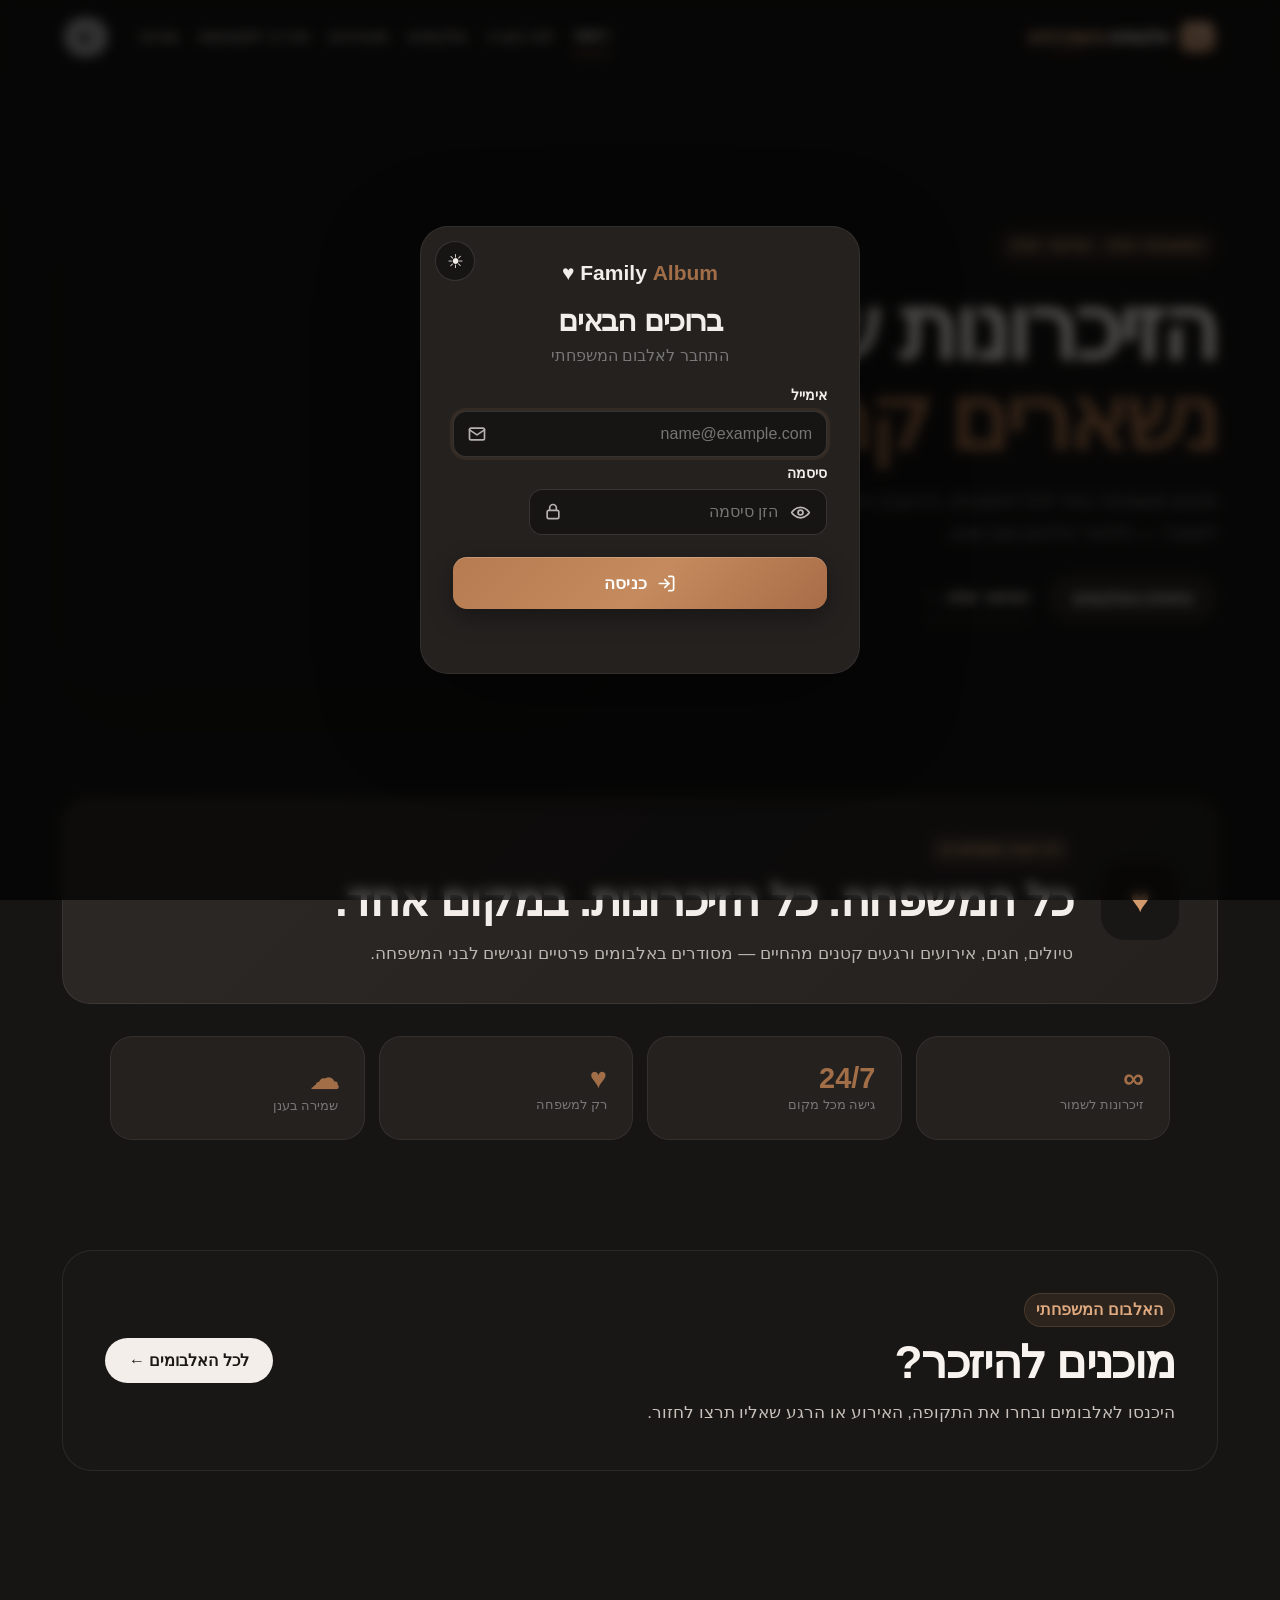
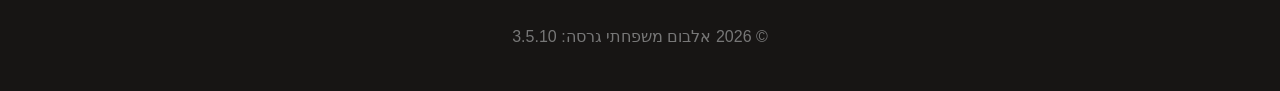
<file: index.html>
<!-- R17P2O22X4Z4 -->
<!doctype html><html lang="he" dir="rtl"><head><meta charset="utf-8"><meta name="viewport" content="width=device-width,initial-scale=1"><link rel="icon" type="image/x-icon" href="favicon.ico?v=3512"><link rel="shortcut icon" type="image/x-icon" href="favicon.ico?v=3512"><title>אלבום משפחתי</title><link rel="stylesheet" href="css/main.css?v=R17P2O22X4Z3"><link rel="stylesheet" href="css/spa-activity.css?v=R17L3"><script src="js/config.js"></script><script src="js/version.js?v=R17P2O22X4Z3"></script><script src="js/utils.js?v=R17P2O19"></script><script src="js/theme.js"></script>
<style id="password-toggle-eye-style">
.password-field-wrap{position:relative;display:flex;align-items:center}
.password-field-wrap input{width:100%;padding-right:48px!important}
.password-toggle-eye{
  position:absolute;right:10px;top:50%;transform:translateY(-50%);
  width:34px;height:34px;border:0;background:transparent;
  display:flex;align-items:center;justify-content:center;
  cursor:pointer;color:currentColor;opacity:.75;
  padding:0;border-radius:8px;
}
.password-toggle-eye:hover{opacity:1;background:rgba(128,128,128,.12)}
.password-toggle-eye svg{width:21px;height:21px;pointer-events:none}
</style>

<link rel="stylesheet" href="css/session-manager.css"><style id="login-field-icons">
.login-input-wrap{position:relative;width:100%;display:block}
.login-input-wrap .login-input-icon{position:absolute;left:14px;top:50%;transform:translateY(-50%);width:20px;height:20px;opacity:.72;pointer-events:none;z-index:3}
.login-input-wrap input{padding-left:48px!important}
.login-input-wrap .password-field-wrap{width:100%}
.login-input-wrap .password-field-wrap .field-icon{display:none}
</style></head><body><header class="top"><a class="brand" href="#/home">Family <b>Album</b> ♥</a><nav id="nav"></nav><div class="actions"><button onclick="toggleTheme()">◐</button><a id="adminLink" class="pill" style="display:none" href="#/admin">ניהול</a></div></header><main id="spaOutlet" class="home-main" aria-live="polite"></main><div id="spaGlobalBootstrap" class="spa-global-bootstrap" hidden aria-hidden="true"><div class="spa-global-bootstrap-card" role="status" aria-live="polite"><span class="spa-create-spinner" aria-hidden="true"></span><h2>טוען את המערכת...</h2><div class="spa-global-progress"><div class="spa-global-progress-fill"></div></div><strong data-bootstrap-percent>0%</strong></div></div>

<!-- Login Modal -->
<div id="loginModal" class="login-modal" aria-hidden="true" role="dialog" aria-modal="true" aria-labelledby="loginModalTitle">
  <div class="login-backdrop" aria-hidden="true"></div>
  <div class="login-modal-card">
    <button class="login-close" id="loginModalClose" type="button" aria-label="סגירת חלון" title="סגירה זמינה רק לאחר התחברות" onclick="closeLoginModal()">×</button>
    <button class="login-theme-toggle" id="loginModalTheme" type="button" onclick="toggleLoginModalTheme()" aria-label="החלפת מצב תצוגה" title="החלף בין מצב בהיר לכהה">☾</button>
    <div class="login-modal-brand">Family <b>Album</b> ♥</div>
    <h2 id="loginModalTitle">ברוכים הבאים</h2>
    <p>התחבר לאלבום המשפחתי</p>
    <form id="modalLoginForm">
      <label for="modalEmail">אימייל</label>
      <div class="login-input-wrap"><svg class="login-input-icon" viewBox="0 0 24 24" fill="none" stroke="currentColor" stroke-width="2" stroke-linecap="round" stroke-linejoin="round" aria-hidden="true"><rect x="3" y="5" width="18" height="14" rx="2"/><path d="m3 7 9 6 9-6"/></svg><input id="modalEmail" type="email" autocomplete="username" placeholder="name@example.com" required></div>
      <label for="modalPassword">סיסמה</label>
      <div class="password-field">
        <div class="password-field-wrap"><div class="login-input-wrap"><svg class="login-input-icon" viewBox="0 0 24 24" fill="none" stroke="currentColor" stroke-width="2" stroke-linecap="round" stroke-linejoin="round" aria-hidden="true"><rect x="5" y="10" width="14" height="10" rx="2"/><path d="M8 10V7a4 4 0 0 1 8 0v3"/></svg><input id="modalPassword" type="password" autocomplete="current-password" placeholder="הזן סיסמה" required></div>
<button type="button" class="password-toggle-eye" aria-label="הצג סיסמה" title="הצג סיסמה" data-password-toggle="modalPassword">
<svg viewBox="0 0 24 24" fill="none" stroke="currentColor" stroke-width="2" stroke-linecap="round" stroke-linejoin="round" aria-hidden="true">
<path d="M2 12s3.5-6 10-6 10 6 10 6-3.5 6-10 6S2 12 2 12Z"/>
<circle cx="12" cy="12" r="2.8"/>
</svg>
</button></div>
      </div>
      <button id="modalLoginButton" class="btn login-submit" type="submit">כניסה</button>
    </form>
    <div id="modalLoginMsg" class="login-message" role="alert"></div>
  </div>
</div>
<footer class="app-footer"><span>© 2026 אלבום משפחתי</span> <span id="appFooterVersion" class="footer-version"></span></footer><script>document.getElementById("appFooterVersion").textContent="גרסה: "+(window.APP_CONFIG?.APP_VERSION||"");</script><script src="js/api.js?v=R17P2M"></script>
<script src="js/session-manager.js?v=R17P2J1"></script>
<script id="spa-legacy-nav-hard-guard">
(function(){
  window.FPA_SPA_SHELL=true;
  const map={"albums.html":"#/albums","dashboard.html":"#/dashboard","favorites.html":"#/favorites","about.html":"#/about","trash.html":"#/trash","activity-log.html":"#/activity","admin.html":"#/admin"};
  function routeFor(u){const f=(u.pathname.split('/').pop()||'').toLowerCase();if(f==='album.html')return '#/album?id='+encodeURIComponent(u.searchParams.get('id')||'');return map[f]||'';}
  function normalize(root){
    (root||document).querySelectorAll?.('a[href], [data-href]')?.forEach(el=>{
      for(const attr of ['href','data-href']){
        const raw=(el.getAttribute?.(attr)||'').trim(); if(!raw) continue;
        let u; try{u=new URL(raw,location.href);}catch(_){continue;}
        const route=routeFor(u);
        if(route) el.setAttribute(attr,route);
      }
    });
  }
  document.addEventListener('click',function(e){
    const a=e.target?.closest?.('a[href], [data-href]'); if(!a) return;
    const raw=(a.getAttribute('href')||a.getAttribute('data-href')||'').trim(); if(!raw) return;
    let u; try{u=new URL(raw,location.href);}catch(_){return;}
    const route=routeFor(u); if(!route) return;
    e.preventDefault(); e.stopImmediatePropagation(); location.hash=route;
  },true);
  if(document.readyState==='loading') document.addEventListener('DOMContentLoaded',()=>normalize(document)); else normalize(document);
  new MutationObserver(ms=>ms.forEach(m=>m.addedNodes.forEach(n=>{if(n.nodeType===1)normalize(n)}))).observe(document.documentElement,{childList:true,subtree:true});
})();
</script>
<script src="js/layout.js?v=R17P2O22X4Y"></script>

<script>
function shouldAutoOpenLogin(){
  const p=new URLSearchParams(location.search);
  return p.get("autoLogin")==="1" || !getSession()?.user || !getSession()?.token;
}
function hasActiveSession(){
  try{
    const sm = window.SessionManager?.getSession?.();
    if(sm && sm.user && sm.token) return true;
  }catch(e){}
  return false;
}

function resetLoginForm(){
  const form=document.getElementById("modalLoginForm");
  try{ form?.reset(); }catch(e){}
  const email=document.getElementById("modalEmail");
  const password=document.getElementById("modalPassword");
  if(email) email.value="";
  if(password){ password.value=""; password.type="password"; }
  const msg=document.getElementById("modalLoginMsg");
  if(msg){ msg.textContent=""; msg.className="login-message"; }
}
window.resetLoginForm=resetLoginForm;

function openLoginModal(){
  const modal=document.getElementById("loginModal");
  if(!modal)return;
  const locked=!hasActiveSession();
  modal.classList.add("open");
  modal.setAttribute("aria-hidden","false");
  modal.dataset.locked=locked?"true":"false";
  document.body.classList.add("modal-open");
  const close=document.getElementById("loginModalClose");
  if(close){
    close.style.display=locked?"none":"flex";
    close.disabled=locked;
    close.setAttribute("aria-hidden",locked?"true":"false");
  }
  setTimeout(()=>document.getElementById("modalEmail")?.focus(),80);
}
function updateLoginModalThemeButton(){
  const btn=document.getElementById("loginModalTheme");
  if(!btn) return;
  const dark=document.documentElement.classList.contains("dark");
  btn.textContent=dark?"☀":"☾";
  btn.setAttribute("aria-label",dark?"מעבר למצב בהיר":"מעבר למצב כהה");
  btn.title=dark?"עבור למצב בהיר":"עבור למצב כהה";
}
function toggleLoginModalTheme(){
  if(typeof window.toggleTheme==="function") window.toggleTheme();
  else {
    document.documentElement.classList.toggle("dark");
    try{localStorage.setItem("familyTheme",document.documentElement.classList.contains("dark")?"dark":"light");}catch(_){}
  }
  updateLoginModalThemeButton();
}
updateLoginModalThemeButton();

function closeLoginModal(){
  const modal=document.getElementById("loginModal");
  if(!modal)return;
  // When there is no active Session, the login screen is mandatory.
  if(!hasActiveSession()){
    openLoginModal();
    return;
  }
  modal.classList.remove("open");
  modal.setAttribute("aria-hidden","true");
  modal.removeAttribute("data-locked");
  document.body.classList.remove("modal-open");
}

document.getElementById("modalLoginForm")?.addEventListener("submit",async e=>{
  e.preventDefault();
  const email=document.getElementById("modalEmail").value.trim();
  const password=document.getElementById("modalPassword").value;
  const msg=document.getElementById("modalLoginMsg");
  const btn=document.getElementById("modalLoginButton");
  msg.innerHTML='<span class="login-inline-spinner" aria-hidden="true"></span><span>מתחבר...</span>';
  msg.className="login-message is-loading";
  btn.disabled=true;
  try{
    const r=await API.call("login",{email,password});
    if(!r?.ok) throw new Error(r?.message||"פרטי הכניסה אינם תקינים");
    /* SessionManager is the single source of truth. */
    try{
      if(window.SessionManager?.start) SessionManager.start(r.data.user, r.data.token, false);
    }catch(e){ console.warn("Session manager:",e); }
    msg.textContent="התחברות הצליחה";
    msg.className="login-message success";
    // R17P1A: after authentication, hand visual control to the single global bootstrap loader.
    closeLoginModal();
    // R17K6: complete the cold bootstrap while the Login Modal is still visible.
    // Dashboard therefore opens already populated, without a second loading paint.
    const session = window.SessionManager?.getSession?.() || {user:r.data.user, token:r.data.token};
    try{
      window.AppState?.setSession?.(session);
      window.AppRouter?.resetPersistent?.();
      const boot=await window.SessionDataStore.ensureApplicationBootstrap();
      if(window.mountLayout) window.mountLayout("dashboard");
    }catch(e){
      console.warn("SPA cold bootstrap:",e);
      // Keep login successful even if bootstrap fails; Dashboard retains its
      // existing server-first fallback and can recover there.
      if(window.mountLayout) window.mountLayout("dashboard");
    }
    closeLoginModal();
    window.AppRouter?.go?.("dashboard");
  }catch(err){
    msg.textContent=err?.message||"אירעה שגיאה בעת ההתחברות";
    msg.className="login-message error";
  }finally{
    btn.disabled=false;
  }
});
if(shouldAutoOpenLogin()) setTimeout(openLoginModal,120);

document.addEventListener("keydown",e=>{
  const modal=document.getElementById("loginModal");
  if(e.key==="Escape" && modal?.classList.contains("open")){
    if(!hasActiveSession()){
      e.preventDefault();
      e.stopPropagation();
      return;
    }
    closeLoginModal();
  }
});
</script>
<script id="password-toggle-eye-script">
(function(){
  function eyeOpen(){
    return '<svg viewBox="0 0 24 24" fill="none" stroke="currentColor" stroke-width="2" stroke-linecap="round" stroke-linejoin="round" aria-hidden="true"><path d="M2 12s3.5-6 10-6 10 6 10 6-3.5 6-10 6S2 12 2 12Z"/><circle cx="12" cy="12" r="2.8"/></svg>';
  }
  function eyeClosed(){
    return '<svg viewBox="0 0 24 24" fill="none" stroke="currentColor" stroke-width="2" stroke-linecap="round" stroke-linejoin="round" aria-hidden="true"><path d="M3 3l18 18"/><path d="M10.6 6.2A10.7 10.7 0 0 1 12 6c6.5 0 10 6 10 6a17.4 17.4 0 0 1-3.1 3.8"/><path d="M6.2 6.8C3.6 8.6 2 12 2 12s3.5 6 10 6c1.4 0 2.7-.3 3.9-.8"/><path d="M9.9 9.9a3 3 0 0 0 4.2 4.2"/></svg>';
  }
  document.addEventListener('click', function(e){
    const btn=e.target.closest('[data-password-toggle]');
    if(!btn) return;
    const id=btn.getAttribute('data-password-toggle');
    const input=document.getElementById(id);
    if(!input) return;
    const show=input.type==='password';
    input.type=show?'text':'password';
    btn.innerHTML=show?eyeClosed():eyeOpen();
    btn.setAttribute('aria-label', show?'הסתר סיסמה':'הצג סיסמה');
    btn.setAttribute('title', show?'הסתר סיסמה':'הצג סיסמה');
  });
})();
</script>

<script src="js/spa/app-state.js?v=R17K10"></script>
<script src="js/spa/router.js?v=R17K10"></script>
<script src="js/spa/session-data-store.js?v=R17P1D"></script>
<script src="js/spa/views.js?v=R17P2O22X4Z"></script>
<script src="js/spa/dashboard-view.js?v=R17L1"></script>
<script src="js/spa/albums-view.js?v=R17P2O13"></script>
<script src="js/spa/album-view.js?v=R17P2O22X4T"></script>
<script src="js/spa/favorites-view.js?v=R17P2O19"></script>
<script src="js/spa/trash-view.js?v=R17P2O13"></script>
<script src="js/spa/feedback-view.js?v=R17P2O22X4H"></script>
<script src="js/spa/admin-shell-template.js?v=R17P2O13"></script><script src="js/spa/admin-view.js?v=R17P2O13"></script><script src="js/spa/activity-view.js?v=R17P2O6"></script>
<script src="js/spa/diagnostics.js?v=R17P2D1"></script>
<script src="js/spa/bootstrap.js?v=R17P2O22X4Y"></script>
</body></html>
</file>
<file: css/main.css>
/* R17P2O22X4Z4 */
*{box-sizing:border-box}html{font-family:Segoe UI,Arial,sans-serif;background:#f6f3ef;color:#2a2724;scroll-behavior:smooth}body{margin:0;min-height:100vh}a{text-decoration:none;color:inherit}button,input,textarea,select{font:inherit}button{cursor:pointer}.top{height:74px;position:sticky;top:0;z-index:50;display:flex;align-items:center;gap:30px;padding:0 5%;background:#f6f3eff0;backdrop-filter:blur(16px);border-bottom:1px solid #00000012}.brand{font-size:21px;font-weight:900;margin-left:auto}.brand b,em,.eyebrow,.heading>a{color:#a16e48;font-style:normal}.top nav{display:flex;gap:22px}.top nav a{padding:8px 2px}.top nav a.active{font-weight:800;border-bottom:2px solid #a16e48}.actions{display:flex;align-items:center;gap:9px}.actions button,.pill{border:1px solid #0002;background:#fff9;border-radius:22px;padding:8px 14px}.hero{max-width:1200px;margin:auto;min-height:78vh;padding:70px 24px;display:grid;grid-template-columns:1fr 1fr;gap:70px;align-items:center}.eyebrow{font-size:12px;font-weight:900;letter-spacing:3px}.hero h1,.about-hero h1{font-size:clamp(52px,7vw,94px);line-height:.94;letter-spacing:-5px;margin:20px 0}.hero p{font-size:19px;color:#777;max-width:570px;line-height:1.7}.btn{display:inline-block;border:0;border-radius:30px;background:#2a2724;color:white;padding:13px 24px;font-weight:800}.hero-image,.about-image{border-radius:34px;min-height:530px;background:url('https://images.unsplash.com/photo-1511895426328-dc8714191300?auto=format&fit=crop&w=1200&q=85') center/cover;box-shadow:0 30px 80px #0002}.stats{max-width:1100px;margin:auto;padding:0 20px 80px;display:grid;grid-template-columns:repeat(4,1fr);gap:14px}.stats div,.metric,.panel{background:#fff;border:1px solid #0001;border-radius:22px;padding:25px}.stats strong{display:block;font-size:29px;color:#a16e48}.stats small{color:#777}.section{max-width:1200px;margin:auto;padding:70px 22px}.heading{display:flex;align-items:center;justify-content:space-between;gap:20px;margin-bottom:30px}.heading h1,.heading h2{margin:0;font-size:42px}.heading p{color:#777}.search{min-width:260px;padding:13px 16px;border:1px solid #0002;border-radius:15px;background:#fff}.cards{display:grid;grid-template-columns:repeat(3,1fr);gap:20px}.card{background:#fff;border:1px solid #0001;border-radius:24px;overflow:hidden;box-shadow:0 15px 40px #00000010;transition:.25s}.card:hover{transform:translateY(-5px)}.cover{aspect-ratio:1/1;background:center/cover url('https://images.unsplash.com/photo-1472162072942-cd5147eb3902?auto=format&fit=crop&w=1000&q=85')}.c1{background-image:url('https://images.unsplash.com/photo-1500534623283-312aade485b7?auto=format&fit=crop&w=1000&q=85')}.c2{background-image:url('https://images.unsplash.com/photo-1519167758481-83f550bb49b3?auto=format&fit=crop&w=1000&q=85')}.c3{background-image:url('https://images.unsplash.com/photo-1519741497674-611481863552?auto=format&fit=crop&w=1000&q=85')}.card-body{padding:17px 20px}.card-body h3{margin:0 0 7px}.card-body p{margin:0;color:#777}.gallery{display:grid;grid-template-columns:repeat(4,1fr);gap:13px}.gallery figure{margin:0}.gallery img{width:100%;height:230px;object-fit:cover;border-radius:17px;cursor:pointer}.gallery figcaption{padding:7px;color:#777}.viewer{display:none;position:fixed;inset:0;background:#000e;z-index:100;align-items:center;justify-content:center}.viewer.open{display:flex}.viewer img{max-width:86%;max-height:82%;border-radius:14px}.viewer button{position:absolute;width:55px;height:55px;border:0;border-radius:50%;background:#fff2;color:#fff;font-size:38px}.viewer #x{top:20px;right:25px}.viewer #r{right:25px}.viewer #l{left:25px}.viewer #caption{position:absolute;bottom:25px;color:#fff}.about-hero{text-align:center;padding:130px 20px 90px}.about-hero p{color:#777;font-size:19px}.story{display:grid;grid-template-columns:1fr 1fr;gap:60px;align-items:center}.story p{line-height:1.8;color:#666}.story blockquote{border-right:4px solid #a16e48;padding:15px 20px;background:#faf8f5;border-radius:0 15px 15px 0;font-weight:800}.auth-page{min-height:100vh;display:grid;place-items:center;background:linear-gradient(135deg,#f6f3ef,#e9dfd4)}.auth-card{width:min(430px,92vw);padding:38px;background:#fff;border-radius:28px;box-shadow:0 30px 90px #0002;text-align:center}.auth-card form{display:grid;gap:13px;margin:25px 0}.auth-card input,.panel input,.panel textarea,.panel select{width:100%;padding:13px;border:1px solid #0002;border-radius:13px;background:#fff}.dashboard-grid{display:grid;grid-template-columns:repeat(3,1fr);gap:18px;margin-bottom:30px}.metric span{font-size:28px}.metric strong{display:block;font-size:36px;margin:5px 0}.metric small{color:#777}.panel{margin-top:25px}.admin-grid{display:grid;grid-template-columns:repeat(2,1fr);gap:20px}.panel{display:flex;flex-direction:column;gap:12px}.thumbs{display:grid;grid-template-columns:repeat(6,1fr);gap:7px}.thumbs img{width:100%;height:70px;object-fit:cover;border-radius:8px}.manage-row{display:flex;gap:8px;align-items:center;flex-wrap:wrap;padding:10px 0;border-bottom:1px solid #0001}.manage-row b{margin-left:auto}.manage-row button{border:1px solid #0002;background:#fff;border-radius:10px;padding:7px 10px}.toast{position:fixed;bottom:20px;left:20px;background:#222;color:#fff;padding:12px 18px;border-radius:12px;display:none;z-index:200}.toast.show{display:block}footer{text-align:center;padding:45px;color:#777;border-top:1px solid #0001;margin-top:40px}.dark{background:#171514;color:#f3eee9}.dark .top{background:#171514ee}.dark .card,.dark .stats div,.dark .metric,.dark .panel,.dark .auth-card{background:#24211f;border-color:#fff1}.dark input,.dark textarea,.dark select,.dark .search,.dark .manage-row button{background:#24211f;color:#fff}.dark .auth-page{background:#171514}@media(max-width:850px){.top nav{display:none}.hero,.story{grid-template-columns:1fr}.hero-image,.about-image{min-height:360px}.cards{grid-template-columns:1fr 1fr}.gallery{grid-template-columns:1fr 1fr}.stats{grid-template-columns:1fr 1fr}.admin-grid{grid-template-columns:1fr}}@media(max-width:560px){.cards,.gallery{grid-template-columns:1fr}.dashboard-grid{grid-template-columns:1fr}.heading{align-items:flex-start;flex-direction:column}.heading h1,.heading h2{font-size:34px}.search{width:100%}.hero h1,.about-hero h1{letter-spacing:-2px}.top{padding:0 18px}}

.photo-wrap{position:relative;overflow:hidden;border-radius:16px}.photo-wrap img{display:block;width:100%}.favorite-btn{position:absolute;top:10px;right:10px;width:42px;height:42px;border:0;border-radius:50%;background:rgba(255,255,255,.9);font-size:25px;cursor:pointer;box-shadow:0 4px 14px rgba(0,0,0,.18)}.favorite-btn.active{background:#fff}.photo-card figcaption{display:flex;flex-direction:column;gap:4px;padding-top:8px}.photo-card figcaption small{opacity:.7}.panel input,.panel select{display:block;width:100%;margin:8px 0;box-sizing:border-box}.viewer #caption{display:flex;flex-direction:column;gap:5px}

.hint{opacity:.7;font-size:.9rem}.photo-meta-row{display:grid;grid-template-columns:1.2fr 1fr .7fr 1.2fr;gap:8px;align-items:center;margin:8px 0;padding:10px;border:1px solid rgba(127,127,127,.2);border-radius:12px}.photo-meta-row input{margin:0!important}.meta-file{overflow:hidden;text-overflow:ellipsis;white-space:nowrap}@media(max-width:800px){.photo-meta-row{grid-template-columns:1fr}.meta-file{white-space:normal}}


/* V3.1 responsive navigation */
.menu-toggle{display:none;border:1px solid #0002;background:#fff9;border-radius:12px;width:44px;height:42px;font-size:24px;line-height:1;align-items:center;justify-content:center;flex:0 0 auto}
.menu-toggle.open{font-size:30px;position:relative;z-index:650;background:#fff!important;color:#2a2724!important;border-color:#0003!important}
.dark .menu-toggle.open{background:#24211f!important;color:#fff!important;border-color:#fff3!important}
.menu-close-text{display:block;font:400 34px/1 Arial,sans-serif;color:currentColor;transform:translateY(-1px)}
@media(max-width:850px){
  .top{position:sticky;top:0;z-index:500;min-height:66px;height:auto;gap:12px;padding:10px 18px;flex-wrap:nowrap}
  .menu-toggle{display:inline-flex;order:0}
  .brand{order:1;margin-left:0;margin-right:auto;white-space:nowrap}
  .actions{order:2}
  .top nav{display:none;position:absolute;top:100%;right:12px;left:12px;z-index:600;flex-direction:column;gap:0;padding:8px;background:#fff;border:1px solid #0002;border-radius:16px;box-shadow:0 18px 45px #0003}
  .top nav.mobile-open{display:flex}
  .top nav a{padding:13px 16px;border-bottom:1px solid #0001}
  .top nav a:last-child{border-bottom:0}
  .top nav a.active{border-bottom:1px solid #0001;background:#f6f3ef;font-weight:800}
  .dark .top nav{background:#24211f;border-color:#fff2}
  .dark .top nav a{border-color:#fff1}
  .dark .top nav a.active{background:#302b28}
}
/* Favorite button must not trigger the image viewer */
.favorite-btn{z-index:3;touch-action:manipulation}
.photo-wrap img{position:relative;z-index:1}

.photo-tools{display:flex;gap:10px;align-items:center;flex-wrap:wrap;margin:18px 0 24px;padding:14px;border:1px solid var(--line,#ddd);border-radius:16px;background:var(--card,#fff)}
.photo-tools input,.photo-tools select{min-height:42px;padding:0 12px;border:1px solid var(--line,#ddd);border-radius:10px;background:inherit;color:inherit} .photo-tools input[type=search]{min-width:220px}.photo-tools input[type=number]{width:120px}.photo-tools .hint{margin-inline-start:auto}
@media(max-width:600px){.photo-tools{align-items:stretch}.photo-tools input,.photo-tools select,.photo-tools button{width:100%}.photo-tools .hint{margin-inline-start:0;text-align:center}}
.perm-check{display:flex;align-items:center;gap:10px;padding:10px 12px;border:1px solid #0001;border-radius:12px;background:#fafafa}.perm-check input{width:auto!important;margin:0!important}.dark .perm-check{background:#302b28;border-color:#fff1}

.delete-photo-btn{position:absolute;top:10px;left:10px;width:42px;height:42px;border:0;border-radius:50%;background:rgba(255,255,255,.92);font-size:18px;cursor:pointer;box-shadow:0 4px 14px rgba(0,0,0,.18);z-index:3}.delete-photo-btn:hover{transform:scale(1.05)}
.trash-actions{display:flex;gap:8px;flex-wrap:wrap;margin-top:8px}.danger-btn{border:0;border-radius:30px;background:#8b2d2d;color:#fff;padding:10px 15px;font-weight:800;cursor:pointer}.trash-actions .btn{padding:10px 15px}

/* V3.5.1 — Dark mode search/filter controls */
.photo-tools{--tools-bg:#fff;--tools-line:#d8d2cc;--tools-text:#2a2724;--tools-placeholder:#777;--tools-focus:#a16e48;background:var(--tools-bg);border-color:var(--tools-line);color:var(--tools-text)}
.photo-tools input,.photo-tools select{background:var(--tools-bg)!important;color:var(--tools-text)!important;border-color:var(--tools-line)!important;outline:none;appearance:auto}
.photo-tools input::placeholder{color:var(--tools-placeholder);opacity:1}
.photo-tools input:focus,.photo-tools select:focus{border-color:var(--tools-focus)!important;box-shadow:0 0 0 3px rgba(161,110,72,.16)}
.photo-tools select option{background:var(--tools-bg);color:var(--tools-text)}
.photo-tools .pill{background:var(--tools-bg);color:var(--tools-text);border-color:var(--tools-line)}
.dark .photo-tools{--tools-bg:#24211f;--tools-line:#514a45;--tools-text:#f3eee9;--tools-placeholder:#aaa19a;--tools-focus:#c7956d}
.dark .photo-tools input,.dark .photo-tools select{background:#24211f!important;color:#f3eee9!important;border-color:#514a45!important;color-scheme:dark}
.dark .photo-tools input::placeholder{color:#aaa19a!important}
.dark .photo-tools select option{background:#24211f;color:#f3eee9}
.dark .photo-tools .pill{background:#24211f;color:#f3eee9;border-color:#514a45}

.load-error{padding:30px;border:1px solid #c99;border-radius:18px;background:#fff5;text-align:center}.load-error strong{font-size:20px}.load-error p{color:#b33;margin:10px 0 18px}.dark .load-error{background:#24211f;border-color:#a66}


/* V3.5.3 — Home Login Modal */
.login-open{cursor:pointer;color:inherit}
body.modal-open{overflow:hidden}
.login-modal{display:none;position:fixed;inset:0;z-index:2000;align-items:center;justify-content:center;padding:20px}
.login-modal.open{display:flex}
.login-backdrop{position:absolute;inset:0;background:rgba(0,0,0,.68);backdrop-filter:blur(6px)}
.login-modal-card{position:relative;z-index:1;width:min(440px,100%);padding:34px 32px 28px;background:#fff;border:1px solid #0001;border-radius:28px;box-shadow:0 30px 100px rgba(0,0,0,.35);text-align:right;animation:loginModalIn .2s ease-out}
.login-modal-brand{text-align:center;font-size:21px;font-weight:900;margin-bottom:18px}
.login-modal-brand b{color:#a16e48}
.login-modal-card h2{text-align:center;font-size:30px;margin:5px 0 8px}
.login-modal-card>p{text-align:center;color:#777;margin:0 0 22px}
.login-modal-card form{display:grid;gap:8px}
.login-modal-card label{font-size:14px;font-weight:700}
.login-modal-card input{width:100%;padding:13px 14px;border:1px solid #0002;border-radius:13px;background:#fff;color:inherit;outline:none}
.login-modal-card input:focus{border-color:#a16e48;box-shadow:0 0 0 3px rgba(161,110,72,.13)}
.password-field{position:relative;display:flex;align-items:center}
.password-field input{padding-left:68px}
.password-toggle{position:absolute;left:7px;top:50%;transform:translateY(-50%);border:0;background:transparent;color:#a16e48;font-weight:800;padding:7px 8px;border-radius:8px}
.password-toggle:hover{background:#a16e4812}
.login-submit{
  width:100%;
  min-height:52px;
  margin-top:14px;
  border:0 !important;
  border-radius:14px !important;
  background:linear-gradient(135deg,#9a6742 0%,#b47a50 52%,#8d5d3d 100%) !important;
  color:#fff !important;
  font-size:17px;
  font-weight:800;
  letter-spacing:.15px;
  display:flex;
  align-items:center;
  justify-content:center;
  gap:10px;
  box-shadow:0 8px 22px rgba(104,65,39,.25),inset 0 1px 0 rgba(255,255,255,.22);
  cursor:pointer;
  transition:transform .18s ease,box-shadow .18s ease,filter .18s ease;
}
.login-submit::before{
  content:"";
  width:19px;
  height:19px;
  flex:0 0 19px;
  background:center/contain no-repeat url("data:image/svg+xml,%3Csvg xmlns='http://www.w3.org/2000/svg' viewBox='0 0 24 24' fill='none' stroke='white' stroke-width='2.2' stroke-linecap='round' stroke-linejoin='round'%3E%3Cpath d='M10 17l5-5-5-5'/%3E%3Cpath d='M15 12H3'/%3E%3Cpath d='M15 3h4a2 2 0 0 1 2 2v14a2 2 0 0 1-2 2h-4'/%3E%3C/svg%3E");
}
.login-submit:hover:not(:disabled){
  transform:translateY(-2px);
  filter:brightness(1.06);
  box-shadow:0 11px 28px rgba(104,65,39,.32),inset 0 1px 0 rgba(255,255,255,.25);
}
.login-submit:active:not(:disabled){
  transform:translateY(0);
  box-shadow:0 5px 14px rgba(104,65,39,.24),inset 0 1px 0 rgba(0,0,0,.06);
}
.login-submit:focus-visible{
  outline:3px solid rgba(180,122,80,.28) !important;
  outline-offset:3px;
}
.login-submit:disabled{
  opacity:.65;
  cursor:wait;
  transform:none;
  filter:saturate(.7);
}
.dark .login-submit{
  background:linear-gradient(135deg,#b67b50 0%,#c58a5d 52%,#a86d47 100%) !important;
  box-shadow:0 8px 24px rgba(0,0,0,.34),inset 0 1px 0 rgba(255,255,255,.2);
}
@media(max-width:520px){
  .login-submit{min-height:50px;font-size:16px;border-radius:13px !important}
}
.login-close{position:absolute;top:12px;right:14px;width:40px;height:40px;border:0;border-radius:50%;background:transparent;font-size:30px;line-height:1;color:#777}
.login-close:hover{background:#0000000a;color:inherit}
.login-theme-toggle{position:absolute;top:14px;left:14px;width:40px;height:40px;border:1px solid #0002;border-radius:50%;background:#fff;color:#333;display:flex;align-items:center;justify-content:center;font-size:19px;cursor:pointer;z-index:2;transition:.18s}
.login-theme-toggle:hover{transform:scale(1.04);background:#f5f5f5}
.dark .login-theme-toggle{background:#171514;color:#f3eee9;border-color:#fff2}
.dark .login-theme-toggle:hover{background:#302b28}
.login-message{min-height:24px;text-align:center;margin-top:12px;font-weight:700}
.login-message.error{color:#b42318}
.login-message.success{color:#16834b}
.modal-full-login{display:block;text-align:center;margin-top:12px;font-size:13px;color:#a16e48}
@keyframes loginModalIn{from{opacity:0;transform:translateY(10px) scale(.98)}to{opacity:1;transform:none}}
.dark .login-modal-card{background:#24211f;border-color:#fff1;color:#f3eee9}
.dark .login-modal-card input{background:#171514;color:#fff;border-color:#fff2}
.dark .login-close{color:#aaa}
.dark .password-toggle{color:#d29a6d}
.dark .modal-full-login{color:#d29a6d}
.dark .login-open{background:#24211f;color:#f3eee9;border-color:#fff2}
@media(max-width:560px){
  .login-modal{padding:12px}
  .login-modal-card{padding:30px 20px 22px;border-radius:22px}
}


/* Dashboard direct navigation */
.metric-link{display:block;color:inherit;text-decoration:none;cursor:pointer;transition:transform .18s ease,box-shadow .18s ease}
.metric-link:hover{transform:translateY(-3px);box-shadow:0 12px 30px rgba(0,0,0,.10)}
.metric-action{display:block;margin-top:12px;font-size:.9rem;opacity:.8}
.dashboard-actions{display:grid;grid-template-columns:repeat(3,1fr);gap:14px;margin:0 0 30px}
.dashboard-action{display:flex;align-items:center;gap:12px;padding:16px 18px;border:1px solid #0002;border-radius:16px;background:var(--card,#fff);color:inherit;text-decoration:none;box-shadow:0 5px 18px rgba(0,0,0,.05);transition:transform .18s ease,box-shadow .18s ease}
.dashboard-action:hover{transform:translateY(-2px);box-shadow:0 10px 25px rgba(0,0,0,.09)}
.dashboard-action>span{font-size:28px}
.dashboard-action div{display:flex;flex-direction:column;gap:3px;flex:1}
.dashboard-action small{opacity:.7}
.panel-heading-row{display:flex;align-items:center;justify-content:space-between;gap:15px}
.dashboard-album-card{cursor:pointer}
.dashboard-album-card .cover{position:relative}
.album-count-badge{position:absolute;left:12px;bottom:12px;display:inline-flex;align-items:center;gap:6px;padding:7px 10px;border-radius:999px;background:rgba(18,18,18,.72);color:#fff;font-size:13px;font-weight:800;line-height:1;backdrop-filter:blur(8px);box-shadow:0 4px 16px rgba(0,0,0,.2);border:1px solid rgba(255,255,255,.18)}
.dark .dashboard-action{background:#24211f;border-color:#fff1}
@media(max-width:850px){.dashboard-actions{grid-template-columns:1fr}.panel-heading-row{align-items:flex-start;flex-direction:column}}

.manage-row .cover-manager{flex:0 0 100%;}
.manage-row .cover-current{max-width:420px;}

/* V3.5.10 — Full mobile refinement + compact family-album brand */
.brand{display:inline-flex;align-items:center;gap:9px;min-width:0;line-height:1}
.brand .brand-mark{position:relative;width:36px;height:32px;flex:0 0 36px;border-radius:10px;background:linear-gradient(145deg,#b9855d,#8f5d3c);box-shadow:0 7px 18px rgba(90,55,35,.20);display:grid;place-items:center;color:#fff}
.brand .brand-mark::before{content:"";position:absolute;width:20px;height:16px;border:2px solid currentColor;border-radius:5px;transform:rotate(-7deg);opacity:.88}
.brand .brand-heart{position:relative;z-index:2;font-size:12px;line-height:1;transform:translate(5px,-4px);text-shadow:0 1px 3px rgba(0,0,0,.2)}
.brand .brand-name{font-size:17px;font-weight:900;letter-spacing:-.3px;white-space:nowrap}
.dark .brand .brand-mark{background:linear-gradient(145deg,#c79369,#9d6844);box-shadow:0 7px 18px rgba(0,0,0,.30)}

/* Keep generic header buttons consistent and touch friendly */
.top>.actions>button,.top>button:not(.menu-toggle),.top .actions>a{min-height:40px}

@media(max-width:700px){
  html{font-size:15px}
  body{overflow-x:hidden}
  .top{min-height:60px;padding:8px 12px;gap:8px}
  .menu-toggle{width:42px;height:42px;border-radius:13px}
  .brand{gap:7px}
  .brand .brand-mark{width:34px;height:30px;flex-basis:34px;border-radius:9px}
  .brand .brand-name{font-size:16px}
  .actions{gap:6px;margin-inline-start:auto}
  .actions button,.actions .pill{min-width:40px;min-height:40px;padding:8px 10px;border-radius:13px}
  .actions #userName{display:none}
  .top nav{right:8px;left:8px;border-radius:18px;padding:7px}
  .top nav a{min-height:46px;display:flex;align-items:center;padding:12px 14px;border-radius:11px}
  .top nav a.active{border-bottom:0}

  .section{padding:34px 14px}
  .heading{gap:14px;margin-bottom:20px}
  .heading h1,.heading h2{font-size:clamp(28px,8vw,36px);line-height:1.08}
  .heading p{margin:7px 0 0;line-height:1.5}
  .eyebrow{font-size:10px;letter-spacing:2px}
  .btn{min-height:44px;padding:11px 18px}

  .hero{min-height:auto;padding:42px 16px 30px;gap:28px}
  .hero h1,.about-hero h1{font-size:clamp(42px,13vw,62px);line-height:.98;margin:15px 0;letter-spacing:-2.5px}
  .hero p,.about-hero p{font-size:16px;line-height:1.6}
  .hero-image,.about-image{min-height:270px;border-radius:24px}
  .about-hero{padding:70px 16px 45px}
  .story{gap:28px}
  .story blockquote{margin-inline:0}

  .stats{grid-template-columns:repeat(2,minmax(0,1fr));padding:0 14px 42px;gap:10px}
  .stats div,.metric,.panel{padding:18px;border-radius:18px}
  .stats strong{font-size:25px}

  .cards{grid-template-columns:1fr;gap:14px}
  .card{border-radius:19px}
  .card:hover{transform:none}
  .card-body{padding:14px 16px}

  /* Two photo columns use phone space better while keeping touch targets large. */
  .gallery{grid-template-columns:repeat(2,minmax(0,1fr));gap:8px}
  .gallery img{height:auto;aspect-ratio:1/1;object-fit:cover;border-radius:13px}
  .photo-wrap{border-radius:13px}
  .photo-card figcaption{font-size:13px;padding:6px 2px 10px;gap:2px}
  .photo-card figcaption strong{white-space:nowrap;overflow:hidden;text-overflow:ellipsis}
  .favorite-btn,.delete-photo-btn{top:7px;width:36px;height:36px}
  .favorite-btn{right:7px;font-size:21px}
  .delete-photo-btn{left:7px;font-size:16px}

  .dashboard-grid{grid-template-columns:1fr;gap:12px}
  .dashboard-actions{gap:10px;margin-bottom:20px}
  .dashboard-action{padding:14px;border-radius:15px}
  .dashboard-action>span{font-size:24px}
  .metric strong{font-size:31px}

  .admin-grid{grid-template-columns:1fr;gap:14px}
  .panel{margin-top:16px}
  .panel-heading-row{gap:10px}
  .manage-row{align-items:stretch}
  .manage-row b{width:100%;margin-left:0}
  .manage-row button{min-height:40px}
  .thumbs{grid-template-columns:repeat(4,minmax(0,1fr))}
  .thumbs img{height:auto;aspect-ratio:1/1}

  .photo-tools{margin:12px 0 18px;padding:10px;gap:8px;border-radius:14px}
  .photo-tools input[type=search],.photo-tools input[type=number],.photo-tools select,.photo-tools button{width:100%;min-width:0;min-height:44px}

  .auth-card{width:calc(100vw - 24px);padding:28px 18px;border-radius:22px}
  .login-modal{padding:10px}
  .login-modal-card{max-height:calc(100dvh - 20px);overflow:auto;padding:28px 18px 20px}

  footer{padding:30px 14px;margin-top:25px}
  .toast{left:12px;right:12px;bottom:12px;text-align:center}
}

@media(max-width:420px){
  .top{padding-inline:9px}
  .brand .brand-name{display:none}
  .brand .brand-mark{width:36px;height:32px;flex-basis:36px}
  .actions button,.actions .pill{padding-inline:9px}
  .section{padding-inline:11px}
  .gallery{gap:6px}
  .photo-card figcaption{font-size:12px}
  .favorite-btn,.delete-photo-btn{width:34px;height:34px}
  .stats{padding-inline:11px}
  .stats div{padding:15px}
}

@media(max-width:340px){
  .gallery{grid-template-columns:1fr}
  .actions .pill{font-size:0;width:40px;padding:0}
  .actions .pill::first-letter{font-size:16px}
}

@media(max-height:520px) and (orientation:landscape){
  .top{position:relative}
  .hero{grid-template-columns:1fr 1fr;padding-top:24px}
  .hero-image{min-height:220px}
}
/* R6 performance: progressive gallery rendering */
.gallery-more{grid-column:1/-1;display:flex;justify-content:center;padding:18px 0 8px}
.gallery-more .pill{min-width:180px}


/* R15C About page + full dark-mode support */
.about-hero,
.story,
.privacy-section,
.about-version-section{
  transition:background .2s ease,color .2s ease,border-color .2s ease;
}
.privacy-section{padding-top:20px;padding-bottom:40px}
.privacy-card{
  text-align:center;
  border-radius:28px;
  padding:48px 28px;
  background:#faf8f5;
  border:1px solid rgba(42,39,36,.08);
}
.privacy-lock{font-size:54px;line-height:1;margin-bottom:24px}
.privacy-card h2{font-size:clamp(28px,4vw,42px);margin:0 0 24px}
.privacy-card p{max-width:980px;margin:0 auto;color:#666;font-size:18px;line-height:1.8}
.about-version-section{padding-top:20px}
.about-version-card{
  background:#fff;
  border:1px solid rgba(42,39,36,.08);
  border-radius:22px;
  padding:28px;
}
.about-version-card h2{margin-top:0}
.about-version-card p{line-height:1.8;color:#666}
.dark .about-hero p,
.dark .story p,
.dark .privacy-card p,
.dark .about-version-card p{color:#bdb6b0}
.dark .story blockquote{
  background:#24211f;
  color:#f3eee9;
  border-right-color:#c58a5b;
}
.dark .privacy-card,
.dark .about-version-card{
  background:#24211f;
  color:#f3eee9;
  border-color:rgba(255,255,255,.09);
  box-shadow:0 14px 36px rgba(0,0,0,.18);
}
.dark footer{
  color:#aaa29b;
  border-top-color:rgba(255,255,255,.09);
}
@media(max-width:700px){
  .privacy-card{padding:38px 20px}
  .privacy-card p{font-size:16px}
  .privacy-break{display:none}
}


/* R15C About responsive title fix */
.about-hero h1{
  font-size:clamp(34px,7vw,72px);
  line-height:1.05;
  letter-spacing:clamp(-3px,-0.25vw,-1px);
  overflow-wrap:normal;
  word-break:keep-all;
}
@media(max-width:700px){
  .about-hero{padding:88px 16px 54px}
  .about-hero h1{
    font-size:clamp(32px,11vw,48px);
    line-height:1.08;
    letter-spacing:-1.5px;
    margin:16px 0;
  }
  .about-hero p{
    font-size:16px;
    line-height:1.65;
    padding-inline:8px;
  }
}
@media(max-width:420px){
  .about-hero{padding:72px 12px 44px}
  .about-hero h1{
    font-size:clamp(29px,10.5vw,40px);
    letter-spacing:-1px;
  }
}


/* R15C Global Responsive Pass — phones/tablets */
html{max-width:100%;overflow-x:hidden}
body{max-width:100%;overflow-x:hidden}
img,video,canvas,svg{max-width:100%}
main,.section,.albums-page{box-sizing:border-box;width:100%}
input,textarea,select,button{max-width:100%;box-sizing:border-box}
.heading h1,.heading h2,.albums-head h1{
  overflow-wrap:anywhere;
}
@media(max-width:850px){
  .section{padding:42px 16px}
  .hero{
    min-height:auto;
    padding:54px 16px 38px;
    gap:30px;
  }
  .hero h1{
    font-size:clamp(36px,11vw,58px);
    line-height:1.02;
    letter-spacing:clamp(-3px,-.35vw,-1px);
    margin:16px 0;
  }
  .hero p{font-size:16px;line-height:1.65}
  .hero-image,.about-image{min-height:300px}
  .heading{align-items:flex-start;flex-wrap:wrap}
  .heading h1,.heading h2,.albums-head h1{font-size:clamp(30px,8vw,42px);line-height:1.08}
  .stats{grid-template-columns:repeat(2,minmax(0,1fr));gap:10px;padding-inline:16px}
  .cards,.album-list-grid,.dashboard-grid,.admin-grid{grid-template-columns:repeat(2,minmax(0,1fr));gap:14px}
  .photo-tools{grid-template-columns:1fr 1fr}
  .photo-tools>*{min-width:0;width:100%}
  .gallery{grid-template-columns:repeat(2,minmax(0,1fr));gap:10px}
  .panel{min-width:0}
}
@media(max-width:600px){
  .top{
    min-height:58px;
    padding:8px 12px;
    gap:8px;
    flex-wrap:nowrap;
  }
  .top .brand{font-size:16px;white-space:nowrap;min-width:0}
  .top .actions{gap:6px;min-width:0}
  .top .actions button,.top .actions .pill{padding:8px 10px;font-size:13px}
  .section{padding:34px 12px}
  .hero{padding:42px 12px 30px}
  .hero h1{
    font-size:clamp(34px,12vw,48px);
    line-height:1.05;
    letter-spacing:-1.5px;
  }
  .hero-image{min-height:240px;border-radius:22px}
  .about-image{min-height:260px;border-radius:22px}
  .about-hero{padding:64px 12px 38px}
  .about-hero h1{font-size:clamp(30px,11vw,42px)}
  .stats{grid-template-columns:repeat(2,minmax(0,1fr));padding:12px}
  .stats div,.metric,.panel{padding:18px;border-radius:18px}
  .cards,.album-list-grid,.dashboard-grid,.admin-grid{grid-template-columns:1fr}
  .heading{gap:12px;margin-bottom:20px}
  .heading h1,.heading h2,.albums-head h1{font-size:clamp(28px,9vw,38px)}
  .heading p,.albums-head p{font-size:15px;line-height:1.6}
  .photo-tools{grid-template-columns:1fr}
  .gallery{grid-template-columns:repeat(2,minmax(0,1fr));gap:8px}
  .card{border-radius:18px}
  .btn{padding:11px 18px}
  .privacy-card{padding:32px 16px}
  .about-version-card{padding:20px 16px}
  footer{padding:30px 12px;margin-top:24px;font-size:14px}
  .viewer{padding:62px 6px 88px}
  .viewer img{max-width:96vw;max-height:72vh;object-fit:contain}
}
@media(max-width:390px){
  .top .brand{font-size:14px}
  .top .actions button,.top .actions .pill{padding:7px 8px}
  .hero h1{font-size:clamp(31px,12vw,42px)}
  .heading h1,.heading h2,.albums-head h1{font-size:clamp(26px,9vw,34px)}
  .stats{grid-template-columns:1fr 1fr}
  .gallery{grid-template-columns:1fr}
  .eyebrow{font-size:10px;letter-spacing:2px}
}


/* R15C Admin dark-mode input contrast fix */
.dark .admin-grid input,
.dark .admin-grid textarea,
.dark .admin-grid select,
.dark .api-status-panel input,
.dark .api-status-panel textarea,
.dark .api-status-panel select,
.dark #photoMeta input,
.dark #photoMeta textarea,
.dark #photoMeta select{
  background:#302c29 !important;
  color:#f4efe9 !important;
  border:1px solid rgba(255,255,255,.16) !important;
  box-shadow:inset 0 0 0 1px rgba(255,255,255,.015);
}
.dark .admin-grid input::placeholder,
.dark .admin-grid textarea::placeholder,
.dark #photoMeta input::placeholder,
.dark #photoMeta textarea::placeholder{
  color:#b8b0aa !important;
  opacity:1;
}
.dark .admin-grid input:focus,
.dark .admin-grid textarea:focus,
.dark .admin-grid select:focus,
.dark #photoMeta input:focus,
.dark #photoMeta textarea:focus,
.dark #photoMeta select:focus{
  background:#36312e !important;
  border-color:rgba(197,138,91,.72) !important;
  outline:none;
  box-shadow:0 0 0 3px rgba(197,138,91,.12);
}
.dark .admin-grid select option{
  background:#302c29;
  color:#f4efe9;
}


/* R15D — restore fixed top header on every screen size */
.top{
  position:fixed !important;
  top:0;
  right:0;
  left:0;
  width:100%;
  z-index:500;
}
body{padding-top:74px}
@media(max-width:850px){body{padding-top:66px}}
@media(max-width:600px){body{padding-top:58px}}
@media(max-height:520px) and (orientation:landscape){
  .top{position:fixed !important}
  body{padding-top:58px}
}

/* R15D — login modal starts in dark mode independently of site theme */
.login-modal.modal-dark .login-modal-card{
  background:#24211f;
  border-color:rgba(255,255,255,.08);
  color:#f3eee9;
}
.login-modal.modal-dark .login-modal-card>p{color:#aaa29b}
.login-modal.modal-dark .login-modal-card input{
  background:#171514;
  color:#fff;
  border-color:rgba(255,255,255,.14);
}
.login-modal.modal-dark .login-modal-card input::placeholder{color:#aaa29b}
.login-modal.modal-dark .login-close{color:#aaa}
.login-modal.modal-dark .password-toggle{color:#d29a6d}
.login-modal.modal-dark .login-theme-toggle{
  background:#171514;
  color:#f3eee9;
  border-color:rgba(255,255,255,.14);
}
.login-modal.modal-dark .login-theme-toggle:hover{background:#302b28}


/* R15E — upload metadata layout, mobile page name and stronger active navigation */
.photo-meta-row{
  grid-template-columns:minmax(160px,1.1fr) minmax(260px,2fr) minmax(150px,.8fr) auto;
}
.photo-meta-row .meta-title{min-width:260px}
.upload-status:empty{display:none}

.mobile-page-name{
  display:none;
  font-weight:900;
  font-size:16px;
  line-height:1;
  white-space:nowrap;
  overflow:hidden;
  text-overflow:ellipsis;
  max-width:36vw;
}

@media(max-width:850px){
  .mobile-page-name{
    display:block;
    order:1;
    margin-inline:2px auto;
  }
  .brand{order:2;margin:0}
  .actions{order:3}
  .menu-toggle{order:0}
  .top nav a.active{
    background:#eee6de;
    color:#7a4b2d;
    font-weight:900;
    border:1px solid rgba(161,110,72,.45);
    box-shadow:inset 4px 0 0 #a16e48,0 3px 10px rgba(0,0,0,.08);
  }
  .dark .top nav a.active{
    background:#3b312b;
    color:#f3c59f;
    border-color:rgba(210,154,109,.42);
    box-shadow:inset 4px 0 0 #d29a6d,0 3px 12px rgba(0,0,0,.28);
  }
}
@media(max-width:700px){
  .photo-meta-row{grid-template-columns:1fr}
  .photo-meta-row .meta-title{min-width:0;width:100%}
}
@media(max-width:420px){
  .mobile-page-name{font-size:15px;max-width:34vw}
}


/* R15F — cleaner, more engaging home page; no album cards on home */
.home-main{overflow:hidden}
.home-hero{position:relative}
.home-hero-copy{position:relative;z-index:1}
.home-hero-copy p{max-width:620px}
.home-hero-actions{display:flex;align-items:center;gap:20px;flex-wrap:wrap;margin-top:26px}
.home-secondary-link{
  display:inline-flex;align-items:center;min-height:44px;
  font-weight:800;text-decoration:none;color:inherit;
  border-bottom:1px solid rgba(42,39,36,.28)
}
.dark .home-secondary-link{border-bottom-color:rgba(255,255,255,.25)}
.home-welcome{padding-top:22px;padding-bottom:22px}
.home-welcome-card{
  max-width:1180px;margin:0 auto;
  display:grid;grid-template-columns:auto 1fr;align-items:center;gap:28px;
  padding:34px 38px;border-radius:28px;
  background:linear-gradient(135deg,#faf7f3,#f0e8df);
  border:1px solid rgba(42,39,36,.07);
}
.home-welcome-icon{
  width:78px;height:78px;border-radius:24px;
  display:grid;place-items:center;font-size:34px;
  background:#fff;color:#a16e48;
  box-shadow:0 12px 28px rgba(69,49,34,.09)
}
.home-welcome-card h2{font-size:clamp(28px,4vw,46px);line-height:1.12;margin:8px 0 12px}
.home-welcome-card p{margin:0;max-width:820px;color:#6b645f;font-size:17px;line-height:1.75}
.home-stats{margin-top:10px}
.home-cta{padding-top:30px}
.home-cta-card{
  max-width:1180px;margin:0 auto;
  display:flex;justify-content:space-between;align-items:center;gap:30px;
  padding:42px;border-radius:30px;
  background:#2a2724;color:#f8f3ee;
  box-shadow:0 20px 50px rgba(35,29,25,.13)
}
.home-cta-card h2{font-size:clamp(30px,4vw,46px);margin:8px 0 10px}
.home-cta-card p{margin:0;color:#c9c1bb;font-size:17px;line-height:1.7;max-width:700px}
.home-cta-card .btn{flex:0 0 auto}
.dark .home-welcome-card{
  background:linear-gradient(135deg,#2c2825,#24211f);
  border-color:rgba(255,255,255,.08)
}
.dark .home-welcome-icon{background:#191715;color:#d29a6d;box-shadow:none}
.dark .home-welcome-card p{color:#bdb6b0}
.dark .home-cta-card{background:#191715;border:1px solid rgba(255,255,255,.08)}
@media(max-width:850px){
  .home-welcome-card{padding:28px;gap:20px}
  .home-cta-card{padding:32px;align-items:flex-start}
}
@media(max-width:600px){
  .home-hero-actions{gap:14px}
  .home-welcome{padding-top:14px;padding-bottom:14px}
  .home-welcome-card{grid-template-columns:1fr;padding:24px 20px;border-radius:22px}
  .home-welcome-icon{width:58px;height:58px;border-radius:18px;font-size:26px}
  .home-welcome-card h2{font-size:clamp(27px,9vw,36px)}
  .home-welcome-card p{font-size:16px}
  .home-cta{padding-top:20px}
  .home-cta-card{display:grid;padding:28px 20px;border-radius:24px}
  .home-cta-card .btn{width:100%;text-align:center}
}


/* R15G — About page: less technical, more family-focused */
.about-hero-redesign{
  max-width:1180px;
  margin:0 auto;
  padding-inline:24px;
}
.about-hero-redesign p{
  max-width:760px;
  margin-inline:auto;
  font-size:18px;
  line-height:1.8;
}
.about-story-redesign{
  align-items:center;
  gap:clamp(34px,6vw,76px);
}
.about-story-copy h2{
  font-size:clamp(32px,4.5vw,52px);
  line-height:1.12;
  margin:8px 0 20px;
}
.about-story-copy p{
  font-size:17px;
  line-height:1.8;
}
.about-values-section{
  padding-top:28px;
}
.about-values-head{
  text-align:center;
  max-width:820px;
  margin:0 auto 30px;
}
.about-values-head h2{
  font-size:clamp(30px,4.4vw,48px);
  margin:8px 0 0;
}
.about-values-grid{
  display:grid;
  grid-template-columns:repeat(3,minmax(0,1fr));
  gap:18px;
  max-width:1180px;
  margin:0 auto;
}
.about-value-card{
  padding:30px 26px;
  border-radius:24px;
  background:#faf8f5;
  border:1px solid rgba(42,39,36,.08);
  text-align:center;
}
.about-value-icon{
  width:58px;height:58px;
  display:grid;place-items:center;
  margin:0 auto 18px;
  border-radius:18px;
  background:#fff;
  font-size:26px;
  color:#a16e48;
  box-shadow:0 10px 24px rgba(69,49,34,.08);
}
.about-value-card h3{
  margin:0 0 12px;
  font-size:22px;
}
.about-value-card p{
  margin:0;
  color:#6b645f;
  line-height:1.75;
}
.about-closing-card{
  max-width:1180px;
  margin:0 auto;
  display:grid;
  grid-template-columns:auto 1fr auto;
  align-items:center;
  gap:24px;
  padding:34px 38px;
  border-radius:28px;
  background:#2a2724;
  color:#f8f3ee;
}
.about-closing-heart{
  width:64px;height:64px;
  display:grid;place-items:center;
  border-radius:20px;
  background:#3a342f;
  color:#e4ad82;
  font-size:28px;
}
.about-closing-card h2{
  margin:6px 0 8px;
  font-size:clamp(28px,4vw,42px);
}
.about-closing-card p{
  margin:0;
  color:#c9c1bb;
  line-height:1.7;
}
.about-version-simple{
  text-align:center;
  padding:16px 20px;
  background:transparent;
  border:0;
  box-shadow:none;
}
.about-version-simple p{
  margin:0;
  font-size:14px;
  color:#8a837d;
}
.dark .about-value-card{
  background:#24211f;
  border-color:rgba(255,255,255,.08);
}
.dark .about-value-icon{
  background:#191715;
  color:#d29a6d;
  box-shadow:none;
}
.dark .about-value-card p{color:#bdb6b0}
.dark .about-closing-card{
  background:#191715;
  border:1px solid rgba(255,255,255,.08);
}
.dark .about-closing-heart{background:#2b2724;color:#d29a6d}
.dark .about-version-simple{background:transparent;border:0;box-shadow:none}
.dark .about-version-simple p{color:#8f8882}
@media(max-width:850px){
  .about-values-grid{grid-template-columns:1fr}
  .about-value-card{text-align:right}
  .about-value-icon{margin:0 0 18px auto}
  .about-closing-card{grid-template-columns:auto 1fr}
  .about-closing-card .btn{grid-column:1/-1;width:100%;text-align:center}
}
@media(max-width:600px){
  .about-hero-redesign{padding-inline:12px}
  .about-hero-redesign p{font-size:16px}
  .about-story-copy h2{font-size:clamp(28px,9vw,38px)}
  .about-value-card{padding:24px 20px}
  .about-closing-card{grid-template-columns:1fr;padding:26px 20px}
  .about-closing-heart{width:54px;height:54px;border-radius:17px}
}


/* R15I — Hebrew heading typography
   Hebrew labels need more size and much less tracking than the original English uppercase style. */
:root{
  --heading-font:"Segoe UI","Arial Hebrew",Arial,sans-serif;
}

/* Primary page and section headings */
main h1,
main h2,
.albums-head h1,
.heading h1,
.heading h2,
.login-modal-card h2{
  font-family:var(--heading-font);
  font-weight:850;
  letter-spacing:-0.035em;
  text-wrap:balance;
}

/* The former English "eyebrow" labels are now Hebrew sub-headings. */
.eyebrow{
  font-family:var(--heading-font) !important;
  display:inline-block;
  font-size:15.5px !important;
  line-height:1.45;
  font-weight:850;
  letter-spacing:.01em !important;
  color:#9a6846;
}

/* Make translated labels feel intentional rather than like tiny English captions. */
.hero .eyebrow,
.about-hero .eyebrow,
.home-welcome-card .eyebrow,
.home-cta-card .eyebrow,
.about-story-copy .eyebrow,
.about-values-head .eyebrow,
.about-closing-card .eyebrow,
.albums-head .eyebrow{
  padding:5px 11px;
  border-radius:999px;
  background:rgba(161,110,72,.09);
  border:1px solid rgba(161,110,72,.14);
}

/* Slightly more natural Hebrew spacing in the large hero titles. */
.hero h1,
.about-hero h1{
  letter-spacing:-0.045em !important;
  line-height:1.01;
}

/* Section titles should remain comfortably readable on desktop. */
.home-welcome-card h2,
.home-cta-card h2,
.about-story-copy h2,
.about-values-head h2,
.about-closing-card h2{
  letter-spacing:-0.03em;
}

/* Dark mode */
.dark .eyebrow{color:#e0aa80}
.dark .hero .eyebrow,
.dark .about-hero .eyebrow,
.dark .home-welcome-card .eyebrow,
.dark .home-cta-card .eyebrow,
.dark .about-story-copy .eyebrow,
.dark .about-values-head .eyebrow,
.dark .about-closing-card .eyebrow,
.dark .albums-head .eyebrow{
  background:rgba(210,154,109,.10);
  border-color:rgba(210,154,109,.18);
}

/* Mobile: do not shrink Hebrew labels back to the old 10px English size. */
@media(max-width:600px){
  .eyebrow{
    font-size:14px !important;
    letter-spacing:0 !important;
    line-height:1.4;
  }
  main h1,
  main h2,
  .albums-head h1,
  .heading h1,
  .heading h2{
    letter-spacing:-0.03em !important;
  }
}


/* R15J — clear role explanations on About page */
.about-roles-section{padding-top:34px}
.about-roles-intro{
  max-width:780px;
  margin:14px auto 0;
  color:#6b645f;
  font-size:17px;
  line-height:1.75;
}
.about-roles-grid{
  display:grid;
  grid-template-columns:repeat(3,minmax(0,1fr));
  gap:18px;
  max-width:1180px;
  margin:0 auto;
}
.about-role-card{
  display:flex;
  align-items:flex-start;
  gap:16px;
  padding:28px 24px;
  border-radius:24px;
  background:#faf8f5;
  border:1px solid rgba(42,39,36,.08);
}
.about-role-icon{
  flex:0 0 auto;
  width:54px;height:54px;
  display:grid;place-items:center;
  border-radius:17px;
  background:#fff;
  font-size:24px;
  box-shadow:0 10px 24px rgba(69,49,34,.07);
}
.about-role-card h3{
  margin:2px 0 10px;
  font-size:21px;
  line-height:1.3;
}
.about-role-card p{
  margin:0 0 12px;
  color:#625b56;
  line-height:1.7;
}
.about-role-card small{
  display:block;
  color:#8b6b55;
  font-weight:750;
  line-height:1.55;
}
.about-role-admin{border-color:rgba(161,110,72,.22)}
.about-role-note{
  max-width:1180px;
  margin:18px auto 0;
  padding:17px 20px;
  border-radius:16px;
  background:rgba(161,110,72,.08);
  border:1px solid rgba(161,110,72,.14);
  line-height:1.7;
}
.about-role-note strong{margin-left:5px}
.dark .about-roles-intro{color:#bdb6b0}
.dark .about-role-card{
  background:#24211f;
  border-color:rgba(255,255,255,.08);
}
.dark .about-role-admin{border-color:rgba(210,154,109,.25)}
.dark .about-role-icon{
  background:#191715;
  box-shadow:none;
}
.dark .about-role-card p{color:#bdb6b0}
.dark .about-role-card small{color:#d3a27c}
.dark .about-role-note{
  background:rgba(210,154,109,.09);
  border-color:rgba(210,154,109,.16);
}
@media(max-width:900px){
  .about-roles-grid{grid-template-columns:1fr}
}
@media(max-width:600px){
  .about-roles-intro{font-size:16px}
  .about-role-card{padding:22px 18px}
  .about-role-icon{width:48px;height:48px;border-radius:15px;font-size:21px}
}


/* R15L — About footer version */
.about-footer{
  display:flex;
  align-items:center;
  justify-content:center;
  flex-wrap:wrap;
  gap:8px 18px;
}
.about-footer .footer-version{
  opacity:.72;
  font-size:.92em;
}
@media(max-width:600px){
  .about-footer{gap:5px 12px}
}


/* R15O — Complete Light Mode alignment for Home + About
   Some promotional cards were intentionally dark even in light mode.
   In light mode every Home/About content section now uses a light surface;
   dark surfaces are reserved for .dark mode only. */

/* Home */
.home-cta-card{
  background:#fff !important;
  color:#2a2724 !important;
  border:1px solid rgba(42,39,36,.08) !important;
  box-shadow:0 16px 42px rgba(55,43,34,.08) !important;
}
.home-cta-card p{color:#6b645f !important}
.home-cta-card .btn{
  background:#2a2724;
  color:#fff;
}

/* About closing card */
.about-closing-card{
  background:#fff !important;
  color:#2a2724 !important;
  border:1px solid rgba(42,39,36,.08) !important;
  box-shadow:0 16px 42px rgba(55,43,34,.08);
}
.about-closing-heart{
  background:#f2ebe4 !important;
  color:#a16e48 !important;
}
.about-closing-card p{color:#6b645f !important}

/* About role area (ADMIN only) */
.about-role-card{
  background:#faf8f5;
  color:#2a2724;
}
.about-role-icon{
  background:#fff;
  color:#2a2724;
}
.about-role-note{
  color:#2a2724;
}

/* Light footer + text consistency */
body:not(.dark) .about-footer,
body:not(.dark) footer{
  color:#777;
  border-top-color:rgba(42,39,36,.08);
}

/* Restore intended dark surfaces only when dark mode is active */
.dark .home-cta-card{
  background:#191715 !important;
  color:#f8f3ee !important;
  border:1px solid rgba(255,255,255,.08) !important;
  box-shadow:none !important;
}
.dark .home-cta-card p{color:#c9c1bb !important}
.dark .home-cta-card .btn{
  background:#f3eee9;
  color:#1b1816;
}

.dark .about-closing-card{
  background:#191715 !important;
  color:#f8f3ee !important;
  border:1px solid rgba(255,255,255,.08) !important;
  box-shadow:none;
}
.dark .about-closing-heart{
  background:#2b2724 !important;
  color:#d29a6d !important;
}
.dark .about-closing-card p{color:#c9c1bb !important}


/* R15P — Family Albums brand */
.brand .brand-name{
  display:inline-flex;
  align-items:baseline;
  gap:5px;
  font-size:18px;
  font-weight:900;
  letter-spacing:-.45px;
  white-space:nowrap;
}
.brand .brand-name-main{
  color:inherit;
}
.brand .brand-name-accent{
  color:#a16e48;
  font-weight:850;
  position:relative;
}
.brand .brand-name-accent::after{
  content:"";
  position:absolute;
  right:0;
  left:0;
  bottom:-5px;
  height:2px;
  border-radius:999px;
  background:linear-gradient(90deg,transparent,rgba(161,110,72,.75),transparent);
}
.dark .brand .brand-name-accent{
  color:#e0aa80;
}

/* Small screens keep the existing compact behavior: icon only. */
@media(max-width:560px){
  .brand .brand-name{display:none !important}
}


/* R15R — About role cards: dark-mode title contrast */
.dark .about-role-card h3,
body.dark .about-role-card h3{
  color:#f7f1eb !important;
  opacity:1 !important;
  text-shadow:none;
}
.dark .about-role-card h3 .role-label,
body.dark .about-role-card h3 .role-label{
  color:#e0aa80 !important;
}
.dark .about-role-note,
body.dark .about-role-note{
  color:#d8d0ca !important;
}
.dark .about-role-note strong,
body.dark .about-role-note strong{
  color:#f0b98d !important;
}

/* R15S — unified navigation */
.top nav{align-items:center;gap:16px}
.top nav .nav-logout{border:1px solid #b93636;background:#c83e3e;color:#fff;border-radius:22px;padding:8px 15px;font-weight:850;line-height:1.2;box-shadow:0 4px 12px rgba(160,38,38,.16)}
.top nav .nav-logout:hover{background:#ad3030;border-color:#9e2929}
.dark .top nav .nav-logout{background:#b83a3a;color:#fff;border-color:#d55b5b}
.dark .top nav .nav-logout:hover{background:#cc4646}
@media(max-width:1100px) and (min-width:851px){.top{gap:18px;padding-inline:3%}.top nav{gap:10px}.top nav a{font-size:14px}.top nav .nav-logout{padding:7px 11px;font-size:14px}}
@media(max-width:850px){.top nav .nav-logout{width:100%;min-height:46px;display:flex;align-items:center;justify-content:flex-start;padding:12px 14px;margin-top:5px;border-radius:11px;font-size:16px}}


/* R15U — unified signed-in user identity */
.header-user{
  display:inline-flex;
  align-items:center;
  gap:8px;
  min-width:0;
  max-width:190px;
  padding:6px 10px 6px 12px;
  border:1px solid rgba(42,39,36,.10);
  border-radius:18px;
  background:rgba(255,255,255,.58);
  color:#2a2724;
  line-height:1.05;
}
.header-user[hidden]{display:none!important}
.header-user-avatar{
  flex:0 0 30px;
  width:30px;height:30px;
  display:grid;place-items:center;
  border-radius:50%;
  background:#a16e48;
  color:#fff;
  font-size:14px;
  font-weight:900;
}
.header-user-copy{
  display:flex;
  flex-direction:column;
  gap:2px;
  min-width:0;
}
.header-user-copy small{
  font-size:10px;
  color:#817972;
  font-weight:700;
}
.header-user-copy strong{
  display:block;
  max-width:125px;
  overflow:hidden;
  text-overflow:ellipsis;
  white-space:nowrap;
  font-size:13px;
  font-weight:900;
}
.dark .header-user{
  background:#24211f;
  color:#f3eee9;
  border-color:rgba(255,255,255,.10);
}
.dark .header-user-copy small{color:#aaa29b}
.dark .header-user-avatar{background:#b8794f;color:#fff}

/* The login modal is automatic when no Session exists; no header login button is shown. */
.top .login-open{display:none!important}

@media(max-width:850px){
  .header-user{
    order:3;
    max-width:118px;
    padding:5px 7px;
    gap:6px;
    border-radius:14px;
  }
  .header-user-avatar{
    flex-basis:27px;
    width:27px;height:27px;
    font-size:12px;
  }
  .header-user-copy small{display:none}
  .header-user-copy strong{
    max-width:72px;
    font-size:12px;
  }
  .actions{order:4}
}

@media(max-width:560px){
  .top{gap:6px}
  .header-user{
    max-width:96px;
    padding:4px 6px;
  }
  .header-user-avatar{
    flex-basis:24px;
    width:24px;height:24px;
    font-size:11px;
  }
  .header-user-copy strong{
    max-width:58px;
    font-size:11px;
  }
}

@media(max-width:420px){
  .header-user{max-width:82px}
  .header-user-copy strong{max-width:45px}
}


/* R15V — logout after theme + stable mobile header */
.top .actions{
  display:flex;
  align-items:center;
  gap:8px;
  flex:0 0 auto;
}
.top .actions .header-logout{
  border:1px solid #b93636;
  background:#c83e3e;
  color:#fff;
  border-radius:22px;
  padding:8px 15px;
  min-height:40px;
  font-weight:850;
  line-height:1.1;
  box-shadow:0 4px 12px rgba(160,38,38,.16);
}
.top .actions .header-logout:hover{
  background:#ad3030;
  border-color:#9e2929;
}
.dark .top .actions .header-logout{
  background:#b83a3a;
  border-color:#d55b5b;
  color:#fff;
}
.dark .top .actions .header-logout:hover{background:#cc4646}

/* Old menu logout no longer participates in layout. */
.top nav .nav-logout{display:none!important}

@media(max-width:850px){
  /* Keep the compact header stable on every page, including About. */
  .brand .brand-name{display:none!important}
  .brand{flex:0 0 auto;min-width:auto}
  .mobile-page-name{
    display:block;
    flex:1 1 auto;
    min-width:0;
    max-width:none;
    margin-inline:4px;
    text-align:center;
  }
  .header-user{
    flex:0 1 auto;
    max-width:104px;
  }
  .top .actions{
    gap:5px;
    flex:0 0 auto;
  }
  .top .actions button{
    min-width:38px;
    min-height:38px;
    padding:7px 9px;
    border-radius:12px;
  }
  .top .actions .header-logout{
    min-width:auto;
    padding:7px 10px;
    font-size:13px;
    border-radius:12px;
  }
}

@media(max-width:560px){
  .header-user{
    max-width:78px;
    padding:4px 5px;
  }
  .header-user-avatar{display:none}
  .header-user-copy strong{max-width:66px}
  .top .actions .header-logout{
    padding:7px 8px;
    font-size:12px;
  }
}

@media(max-width:390px){
  .header-user{display:none}
  .mobile-page-name{font-size:14px}
  .top .actions button{min-width:36px;padding:6px 7px}
  .top .actions .header-logout{font-size:11px}
}


/* R15X — polished mobile header with a stronger family-album logo */
@media(max-width:850px){
  .top{
    min-height:68px;
    height:68px;
    padding:7px 10px;
    gap:7px;
  }

  /* Hamburger stays on the edge and uses a consistent square touch target. */
  .menu-toggle{
    flex:0 0 48px;
    width:48px;
    height:48px;
    border-radius:14px;
  }

  /* Make the logo the visual anchor of the mobile header. */
  .brand{
    order:1;
    flex:0 0 50px;
    width:50px;
    height:50px;
    margin:0;
    display:flex;
    align-items:center;
    justify-content:center;
    overflow:visible;
  }
  .brand .brand-mark{
    width:48px !important;
    height:44px !important;
    flex:0 0 48px !important;
    border-radius:13px !important;
    border:2px solid rgba(255,255,255,.82);
    box-shadow:0 5px 16px rgba(161,110,72,.28),0 0 0 2px rgba(161,110,72,.18);
    transform:none;
  }
  .brand .brand-heart{
    font-size:24px;
    line-height:1;
  }
  .brand .brand-name{display:none!important}

  /* Page name gets the flexible center space instead of competing with controls. */
  .mobile-page-name{
    order:2;
    flex:1 1 auto;
    min-width:0;
    max-width:none;
    margin:0 5px;
    text-align:center;
    font-size:16px;
    font-weight:900;
    overflow:hidden;
    white-space:nowrap;
    text-overflow:ellipsis;
  }

  /* User + theme + logout remain compact as one control group. */
  .header-user{
    order:3;
    flex:0 1 auto;
    max-width:88px;
    padding:4px 6px;
    border-radius:13px;
  }
  .header-user-avatar{
    flex-basis:25px;
    width:25px;height:25px;
    font-size:11px;
  }
  .header-user-copy strong{
    max-width:48px;
    font-size:11px;
  }
  .top .actions{
    order:4;
    gap:5px;
  }
  .top .actions button{
    min-width:42px;
    height:42px;
    min-height:42px;
    padding:7px 9px;
    border-radius:13px;
  }
  .top .actions .header-logout{
    min-width:auto;
    padding:7px 10px;
    font-size:12px;
  }

  /* Menu itself starts below the taller polished header. */
  .top nav{
    top:calc(100% + 7px);
  }
}

@media(max-width:600px){
  .top{
    padding-inline:7px;
    gap:5px;
  }
  .menu-toggle{
    flex-basis:46px;
    width:46px;height:46px;
  }
  .brand{
    flex-basis:47px;
    width:47px;height:47px;
  }
  .brand .brand-mark{
    width:45px !important;
    height:42px !important;
    flex-basis:45px !important;
  }
  .mobile-page-name{
    font-size:15px;
    margin-inline:2px;
  }
  .header-user{
    max-width:70px;
  }
  .header-user-avatar{display:none}
  .header-user-copy strong{max-width:58px}
  .top .actions button{
    min-width:39px;
    width:auto;
    height:39px;
    min-height:39px;
    padding:6px 8px;
  }
  .top .actions .header-logout{
    padding-inline:8px;
    font-size:11px;
  }
}

@media(max-width:430px){
  .top{gap:4px}
  .header-user{display:none}
  .mobile-page-name{font-size:14px}
  .top .actions .header-logout{padding-inline:7px}
}


/* R15Y — mobile user: initial circle + username, without "מחובר" */
@media(max-width:850px){
  .header-user{
    display:inline-flex;
    align-items:center;
    gap:5px;
    max-width:118px;
    padding:4px 6px;
  }
  .header-user-avatar{
    display:grid !important;
    flex:0 0 24px;
    width:24px;
    height:24px;
    font-size:11px;
  }
  .header-user-copy small{display:none !important}
  .header-user-copy strong{
    max-width:76px;
    font-size:11px;
  }
}
@media(max-width:600px){
  .header-user{
    display:inline-flex;
    max-width:105px;
    padding:4px 5px;
  }
  .header-user-avatar{
    display:grid !important;
    flex-basis:22px;
    width:22px;
    height:22px;
    font-size:10px;
  }
  .header-user-copy strong{max-width:68px}
}
@media(max-width:430px){
  .header-user{
    display:inline-flex !important;
    max-width:92px;
  }
  .header-user-copy strong{max-width:56px}
}


/* R15Z — mandatory field asterisk */
.required-star{
  color:#d62828 !important;
  font-weight:900;
}
.dark .required-star{
  color:#ff6b6b !important;
}


/* R15ZB — proper red required asterisks */
.required-field{
  display:grid;
  gap:6px;
  width:100%;
  min-width:0;
}
.required-field-label{
  display:block;
  padding-inline:2px;
  font-size:13px;
  font-weight:800;
  color:#5f5751;
}
.required-star{
  color:#d62828 !important;
  font-weight:900;
}
.dark .required-field-label{color:#d7cec7}
.dark .required-star{color:#ff6b6b !important}
.required-field > input,
.required-field > select,
.required-field .password-field-wrap,
.required-field .password-field-wrap input{width:100%}
.photo-meta-row .meta-required{min-width:0}
@media(max-width:700px){
  .required-field-label{font-size:12px}
}


/* R15ZS — destructive actions are clearly red in every interface */
.danger-btn,button.danger-btn,.delete-photo-btn,.album-delete-btn,.delete-user-btn,.user-manage-delete,.album-delete-confirm-btn{
 background:#b3261e!important;color:#fff!important;border:1px solid #b3261e!important;box-shadow:0 4px 14px rgba(179,38,30,.28)!important}
.danger-btn:hover,.danger-btn:focus-visible,.delete-photo-btn:hover,.delete-photo-btn:focus-visible,.album-delete-btn:hover,.album-delete-btn:focus-visible,.delete-user-btn:hover,.delete-user-btn:focus-visible,.user-manage-delete:hover,.user-manage-delete:focus-visible,.album-delete-confirm-btn:hover,.album-delete-confirm-btn:focus-visible{
 background:#8f1f19!important;color:#fff!important;border-color:#8f1f19!important}
.dark .danger-btn,.dark button.danger-btn,.dark .delete-photo-btn,.dark .album-delete-btn,.dark .delete-user-btn,.dark .user-manage-delete,.dark .album-delete-confirm-btn{
 background:#b3261e!important;color:#fff!important;border-color:#e35d54!important;box-shadow:0 4px 16px rgba(0,0,0,.46),0 0 0 1px rgba(255,139,131,.12)!important}
.dark .danger-btn:hover,.dark .danger-btn:focus-visible,.dark .delete-photo-btn:hover,.dark .delete-photo-btn:focus-visible,.dark .album-delete-btn:hover,.dark .album-delete-btn:focus-visible,.dark .delete-user-btn:hover,.dark .delete-user-btn:focus-visible,.dark .user-manage-delete:hover,.dark .user-manage-delete:focus-visible,.dark .album-delete-confirm-btn:hover,.dark .album-delete-confirm-btn:focus-visible{
 background:#d13a31!important;color:#fff!important;border-color:#ff8b83!important}


/* R15ZT — edit actions are clearly green in every interface */
.edit-btn,.edit-photo-btn,.album-edit-btn,button.edit-btn{
  background:#188038!important;color:#fff!important;border:1px solid #188038!important;
  box-shadow:0 4px 14px rgba(24,128,56,.28)!important;
}
.edit-btn:hover,.edit-btn:focus-visible,.edit-photo-btn:hover,.edit-photo-btn:focus-visible,.album-edit-btn:hover,.album-edit-btn:focus-visible{
  background:#146c32!important;color:#fff!important;border-color:#146c32!important;
}
.dark .edit-btn,.dark .edit-photo-btn,.dark .album-edit-btn{
  background:#188038!important;color:#fff!important;border-color:#45b966!important;
  box-shadow:0 4px 16px rgba(0,0,0,.46),0 0 0 1px rgba(69,185,102,.12)!important;
}
.dark .edit-btn:hover,.dark .edit-btn:focus-visible,.dark .edit-photo-btn:hover,.dark .edit-photo-btn:focus-visible,.dark .album-edit-btn:hover,.dark .album-edit-btn:focus-visible{
  background:#24964a!important;color:#fff!important;border-color:#72d58d!important;
}

/* R16H — Admin-only user edit/delete rules on About */
.about-user-rules-section{margin-top:28px}
.about-user-rules-card{position:relative;overflow:hidden;border:1px solid rgba(161,110,72,.22);border-radius:22px;padding:26px;background:linear-gradient(145deg,rgba(161,110,72,.08),rgba(255,255,255,.72));box-shadow:0 12px 34px rgba(70,45,28,.08)}
.about-user-rules-card::before{content:"";position:absolute;inset:0 0 auto 0;height:4px;background:linear-gradient(90deg,#8f6040,#c28a61,#8f6040)}
.about-user-rules-head{display:flex;align-items:flex-start;gap:16px;margin-bottom:22px}
.about-user-rules-icon{width:52px;height:52px;flex:0 0 52px;border-radius:16px;display:grid;place-items:center;font-size:25px;background:rgba(161,110,72,.13);border:1px solid rgba(161,110,72,.18)}
.about-user-rules-head h2{margin:4px 0 7px}
.about-user-rules-head p{margin:0;opacity:.8;max-width:760px}
.about-user-rules-grid{display:grid;grid-template-columns:repeat(2,minmax(0,1fr));gap:12px}
.about-user-rules-grid article{display:flex;gap:13px;padding:16px;border:1px solid rgba(161,110,72,.15);border-radius:15px;background:rgba(255,255,255,.56)}
.about-user-rules-grid h3{margin:0 0 5px;font-size:16px}
.about-user-rules-grid p{margin:0;font-size:14px;line-height:1.65;opacity:.82}
.rule-no{font-size:12px;font-weight:900;color:#9a6742;background:rgba(161,110,72,.12);border-radius:9px;padding:5px 7px;height:max-content}
.about-user-rules-warning{margin-top:16px;padding:13px 15px;border-radius:13px;background:rgba(161,110,72,.1);border-right:4px solid #a16e48;line-height:1.65}
.dark .about-user-rules-card{background:linear-gradient(145deg,rgba(161,110,72,.13),rgba(36,33,31,.92));border-color:rgba(255,255,255,.1);box-shadow:0 12px 34px rgba(0,0,0,.22)}
.dark .about-user-rules-grid article{background:rgba(255,255,255,.035);border-color:rgba(255,255,255,.08)}
.dark .about-user-rules-icon,.dark .rule-no{background:rgba(194,138,97,.14)}
@media(max-width:760px){.about-user-rules-card{padding:20px 16px}.about-user-rules-grid{grid-template-columns:1fr}.about-user-rules-head{gap:12px}.about-user-rules-icon{width:46px;height:46px;flex-basis:46px}}


/* R16W — full responsive header/navigation.
   Switch to the compact menu before desktop labels have any chance to wrap. */
.top nav a{white-space:nowrap}

@media(max-width:1180px){
  .top{
    position:sticky;top:0;z-index:500;
    min-height:68px;height:68px;
    padding:7px 12px;gap:8px;flex-wrap:nowrap;
  }
  .menu-toggle{
    display:inline-flex!important;
    order:0;flex:0 0 46px;width:46px;height:46px;
  }
  .brand{
    order:1;flex:0 0 48px;width:48px;height:48px;
    margin:0;display:flex;align-items:center;justify-content:center;
  }
  .brand .brand-name{display:none!important}
  .mobile-page-name{
    display:block!important;order:2;flex:1 1 auto;min-width:0;max-width:none;
    margin:0 5px;text-align:center;white-space:nowrap;overflow:hidden;text-overflow:ellipsis;
  }
  .header-user{order:3;flex:0 1 auto;max-width:104px}
  .top .actions{order:4;gap:5px;flex:0 0 auto}
  .top nav{
    display:none!important;position:absolute;top:100%;right:12px;left:12px;z-index:600;
    flex-direction:column;gap:0;padding:8px;background:#fff;
    border:1px solid #0002;border-radius:16px;box-shadow:0 18px 45px #0003;
  }
  .top nav.mobile-open{display:flex!important}
  .top nav a{
    width:100%;padding:13px 16px;border-bottom:1px solid #0001;
    white-space:nowrap!important;overflow:hidden;text-overflow:ellipsis;
  }
  .top nav a:last-child{border-bottom:0}
  .dark .top nav{background:#24211f;border-color:#fff2}
  .dark .top nav a{border-color:#fff1}
}

@media(max-width:700px){
  .header-user{max-width:88px}
  .top .actions button{min-width:38px;min-height:38px;padding:7px 9px}
  .top .actions .header-logout{padding:7px 9px;font-size:12px}
}
@media(max-width:460px){
  .top{padding-inline:7px;gap:5px}
  .menu-toggle{flex-basis:42px;width:42px;height:42px}
  .brand{flex-basis:44px;width:44px;height:44px}
  .mobile-page-name{font-size:14px;margin-inline:2px}
  .header-user{max-width:70px;padding:4px 5px}
  .header-user-avatar{display:none}
  .header-user-copy strong{max-width:58px;font-size:11px}
}
@media(max-width:380px){
  .header-user{display:none!important}
  .top .actions .header-logout{font-size:11px;padding-inline:7px}
}


/* R16Z5E — compact shared dialog for confirmations/alerts */
.ui-dialog-overlay{position:fixed;inset:0;z-index:2147483647;display:grid;place-items:center;padding:20px;background:rgba(17,15,14,.48);backdrop-filter:blur(5px);opacity:0;transition:opacity .14s ease}
.ui-dialog-overlay.open{opacity:1}
.ui-dialog-card{width:min(390px,92vw);background:#fff;color:#2a2724;border:1px solid #0001;border-radius:20px;padding:22px;box-shadow:0 28px 80px rgba(0,0,0,.28);text-align:center;transform:translateY(8px) scale(.98);transition:transform .14s ease}
.ui-dialog-overlay.open .ui-dialog-card{transform:none}
.ui-dialog-icon{width:46px;height:46px;margin:0 auto 10px;border-radius:50%;display:grid;place-items:center;background:#f4ece5;color:#a16e48;font-size:23px;font-weight:900}
.ui-dialog-card h2{margin:0 0 9px;font-size:22px}.ui-dialog-card p{margin:0;color:#666;line-height:1.55;white-space:pre-line}
.ui-dialog-actions{display:flex;justify-content:center;gap:10px;margin-top:20px}.ui-dialog-btn{min-width:105px;border:0;border-radius:13px;padding:10px 16px;font-weight:800;cursor:pointer}
.ui-dialog-cancel{background:#eee9e4;color:#2a2724}.ui-dialog-primary{background:#2a2724;color:#fff}.ui-dialog-danger{background:#b42318;color:#fff}
.dark .ui-dialog-card{background:#24211f;color:#f5f0eb;border-color:#fff2}.dark .ui-dialog-card p{color:#c9c0b8}.dark .ui-dialog-icon{background:#332b26;color:#d7a57f}.dark .ui-dialog-cancel{background:#383330;color:#fff}.dark .ui-dialog-primary{background:#f3eee9;color:#1e1b19}.dark .ui-dialog-danger{background:#cf3b31;color:#fff}
@media(max-width:560px){.ui-dialog-card{width:min(350px,94vw);padding:19px;border-radius:17px}.ui-dialog-actions{gap:8px}.ui-dialog-btn{flex:1;min-width:0}}

/* R16Z5P — compact API transport/retry status */
.api-status-line{margin:0 0 14px;padding:10px 12px;border:1px solid rgba(180,95,80,.3);border-radius:12px;background:rgba(180,95,80,.08);display:flex;align-items:center;justify-content:space-between;gap:10px}.api-status-line .pill{flex:0 0 auto}.dark .api-status-line{background:rgba(255,140,120,.08);border-color:rgba(255,140,120,.24)}
/* R17B SPA dashboard: same visual language as the stable dashboard. */
#spaOutlet .dashboard-load-status{margin:0 0 14px;padding:10px 13px;border-radius:12px;background:rgba(127,127,127,.09);font-size:.9rem;opacity:.82}
#spaOutlet .dashboard-load-status:empty,#spaOutlet .dashboard-load-status.ok{display:none}
#spaOutlet .dashboard-load-status.error{display:block;color:#b3261e;background:rgba(179,38,30,.08)}
.dark #spaOutlet .dashboard-load-status.error{color:#ff9a93;background:rgba(255,154,147,.08)}

/* R17C — SPA Albums */
.spa-albums-page{max-width:1200px;margin:auto;padding:34px 20px 70px}.spa-albums-page .albums-head{display:flex;align-items:center;justify-content:space-between;gap:20px;margin-bottom:24px}.spa-albums-page .albums-head h1{margin:0}.spa-albums-page .albums-head p{margin:6px 0 0;opacity:.72}.spa-albums-page .album-list-grid{display:grid;grid-template-columns:repeat(auto-fill,minmax(220px,1fr));gap:18px}.spa-albums-page .album-card-wrap{position:relative;min-width:0}.spa-albums-page .album-card{display:block;height:100%;box-sizing:border-box;text-decoration:none;color:inherit;border:1px solid rgba(127,127,127,.18);border-radius:20px;overflow:hidden;background:var(--card,#fff);box-shadow:0 8px 28px rgba(0,0,0,.08);transition:transform .2s,box-shadow .2s}.spa-albums-page .album-card:hover{transform:translateY(-3px);box-shadow:0 14px 34px rgba(0,0,0,.13)}.spa-albums-page .album-cover-wrap{position:relative;aspect-ratio:1/1;overflow:hidden;background:linear-gradient(135deg,#ddd,#aaa)}.spa-albums-page .album-cover{width:100%;height:100%;object-fit:cover;display:block}.spa-albums-page .album-cover.empty{display:grid;place-items:center;font-size:42px;color:#777}.spa-albums-page .album-photo-count{position:absolute;left:12px;bottom:12px;padding:7px 10px;border-radius:999px;background:rgba(18,18,18,.72);color:#fff;font-size:.82rem;font-weight:800;backdrop-filter:blur(8px)}.spa-albums-page .album-card-body{padding:15px}.spa-albums-page .album-card-body h2{font-size:1.05rem;margin:0 0 5px}.spa-albums-page .album-card-body p{margin:0;opacity:.7;font-size:.9rem;min-height:1.4em}.spa-albums-page .album-create-main{display:inline-block;text-decoration:none;border:0;border-radius:999px;padding:11px 18px;background:#188038;color:#fff;font-weight:800;white-space:nowrap}.spa-albums-page .album-admin-actions{position:absolute;top:10px;left:10px;z-index:4;display:flex;gap:6px}.spa-albums-page .album-admin-actions a{display:grid;place-items:center;width:36px;height:36px;border-radius:50%;text-decoration:none;color:#fff;box-shadow:0 4px 16px rgba(0,0,0,.35)}.spa-albums-page .album-upload-btn{background:#a16e48}.spa-albums-page .album-cover-btn{background:#7b4fb3}.spa-albums-page .album-edit-btn{background:#188038}.spa-albums-page .album-delete-btn{background:#b3261e}.dark .spa-albums-page .album-card{background:#24211f;color:#f3eee9;border-color:#ffffff1a}.spa-albums-page .albums-load-status.ok{display:none}.spa-albums-page .albums-load-status.error{color:#b3261e}.spa-albums-page .albums-load-status{margin:0 0 14px}.spa-albums-page .album-admin-actions{opacity:0;pointer-events:none;transition:opacity .18s}.spa-albums-page .album-card-wrap:hover .album-admin-actions,.spa-albums-page .album-card-wrap:focus-within .album-admin-actions{opacity:1;pointer-events:auto}@media(max-width:700px){.spa-albums-page{padding:22px 14px 50px}.spa-albums-page .albums-head{align-items:flex-start;flex-direction:column}.spa-albums-page .album-create-main{width:100%;box-sizing:border-box;text-align:center}.spa-albums-page .album-list-grid{grid-template-columns:repeat(2,minmax(0,1fr));gap:12px}.spa-albums-page .album-admin-actions{opacity:1;pointer-events:auto;top:8px;left:8px}.spa-albums-page .album-admin-actions a{width:34px;height:34px}}

/* R17D — SPA album/photos */
.spa-photo-heading-actions{display:flex;gap:10px;align-items:center;flex-wrap:wrap}.spa-slide-btn{border:1px solid rgba(42,39,36,.18)}
.spa-photo-manage{position:absolute;top:10px;left:10px;width:38px;height:38px;display:grid;place-items:center;border-radius:50%;background:rgba(255,255,255,.92);box-shadow:0 4px 14px rgba(0,0,0,.18);font-weight:900}
.viewer-dots{position:absolute;left:50%;bottom:22px;transform:translateX(-50%);display:flex;gap:8px;max-width:min(76vw,760px);padding:9px 12px;overflow-x:auto;z-index:4;border-radius:999px;background:rgba(255,255,255,.18)}
.viewer .viewer-dot{position:relative;inset:auto;width:9px;height:9px;min-width:9px;min-height:9px;padding:0;border:0;border-radius:50%;background:rgba(255,255,255,.45);box-shadow:none}.viewer .viewer-dot.active{width:28px;min-width:28px;border-radius:999px;background:#fff}
.spa-viewer #spaPrev{right:25px}.spa-viewer #spaNext{left:25px}.spa-viewer #spaCaption{position:absolute;bottom:64px;color:#fff;display:flex;flex-direction:column;gap:5px;text-align:center}.spa-close.viewer-close-global{display:none!important}.spa-close.viewer-close-global.is-visible{display:flex!important}
@media(max-width:600px){.spa-photo-heading-actions{width:100%}.spa-photo-heading-actions>*{flex:1}.viewer-dots{bottom:10px;max-width:82vw}.spa-viewer #spaCaption{bottom:52px;max-width:70vw}.spa-viewer #spaPrev,.spa-viewer #spaNext{top:auto;bottom:57px}}
.spa-close.viewer-close-global{position:fixed;top:16px;right:16px;width:52px;height:52px;align-items:center;justify-content:center;z-index:2147483647;border-radius:50%;border:1px solid rgba(255,255,255,.25);background:rgba(25,23,22,.94);color:#fff;font:400 40px/1 Arial,sans-serif;box-shadow:0 6px 22px rgba(0,0,0,.3)}
body.viewer-open{overflow:hidden}

/* R17E — SPA photo management */
.spa-photo-actions{position:absolute;top:10px;left:10px;z-index:5;display:flex;gap:6px;opacity:0;pointer-events:none;transition:opacity .16s}.photo-card:hover .spa-photo-actions,.photo-card:focus-within .spa-photo-actions{opacity:1;pointer-events:auto}.spa-photo-actions button{width:38px;height:38px;border:0;border-radius:50%;display:grid;place-items:center;cursor:pointer;color:#fff;box-shadow:0 4px 14px rgba(0,0,0,.25);font-size:16px}.spa-photo-actions [data-edit]{background:#188038}.spa-photo-actions [data-del]{background:#b3261e}.spa-photo-actions [data-del]:disabled{width:auto;padding:0 12px;border-radius:999px}.photo-upload-modal,.photo-edit-modal{position:fixed;inset:0;z-index:2147483646;display:none;align-items:center;justify-content:center;padding:18px;background:rgba(0,0,0,.58);backdrop-filter:blur(7px)}.photo-upload-modal.open,.photo-edit-modal.open{display:flex}.photo-upload-card,.photo-edit-card{width:min(720px,96vw);max-height:90vh;overflow:auto;background:#fff;color:#2a2724;border-radius:20px;padding:22px;box-shadow:0 20px 65px rgba(0,0,0,.35)}.photo-edit-card{width:min(520px,96vw)}.dark .photo-upload-card,.dark .photo-edit-card{background:#24211f;color:#f4efe9}.photo-upload-card h2,.photo-edit-card h2{margin:0 0 10px}.upload-hint{opacity:.75}.photo-upload-file{width:100%;box-sizing:border-box;margin:8px 0 14px}.photo-upload-meta{display:grid;gap:10px}.photo-upload-row{display:grid;grid-template-columns:minmax(140px,1.2fr) minmax(120px,1fr) 110px minmax(110px,.9fr);gap:8px;align-items:center;padding:10px;border:1px solid rgba(127,127,127,.2);border-radius:12px}.photo-upload-row input,.photo-edit-card input,.photo-edit-card select{width:100%;box-sizing:border-box;border:1px solid rgba(42,39,36,.18);border-radius:10px;padding:9px 10px;background:#fff;color:#2a2724;font:inherit}.dark .photo-upload-row input,.dark .photo-edit-card input,.dark .photo-edit-card select{background:#302c29;color:#f4efe9;border-color:rgba(255,255,255,.16)}.photo-upload-name{overflow:hidden;text-overflow:ellipsis;white-space:nowrap;font-size:.9rem}.photo-upload-status{font-size:.82rem;font-weight:700;min-height:1.2em}.photo-upload-status.uploading{color:#b26a00}.photo-upload-status.done{color:#188038}.photo-upload-status.error,.photo-edit-message{color:#b00020}.photo-edit-card label{display:grid;gap:6px;margin:12px 0}.photo-edit-message{min-height:1.4em;font-weight:700}.photo-upload-actions,.photo-edit-actions{display:flex;justify-content:flex-end;gap:10px;margin-top:16px}.photo-upload-actions button,.photo-edit-actions button{border:0;border-radius:999px;padding:10px 18px;font-weight:800;cursor:pointer}.photo-upload-cancel,.photo-edit-cancel{background:#ece7e2;color:#2a2724}.photo-upload-submit,.photo-edit-save{background:#a16e48;color:#fff}.dark .photo-upload-cancel,.dark .photo-edit-cancel{background:#3a3532;color:#f4efe9}.photo-upload-summary{margin-top:10px;font-weight:700}@media(max-width:700px){.spa-photo-actions{opacity:1;pointer-events:auto;top:8px;left:8px}.spa-photo-actions button{width:34px;height:34px}.photo-upload-row{grid-template-columns:1fr}.photo-upload-actions,.photo-edit-actions{flex-direction:column-reverse}.photo-upload-actions button,.photo-edit-actions button{width:100%}}

/* R17F — SPA album management */
.spa-albums-page .album-admin-actions button{border:0;cursor:pointer;font:inherit}
.album-edit-modal{position:fixed;inset:0;z-index:10050;display:none;align-items:center;justify-content:center;padding:18px;background:rgba(0,0,0,.62);backdrop-filter:blur(4px)}
.album-edit-modal.open{display:flex}.album-edit-card{width:min(520px,96vw);max-height:90vh;overflow:auto;border-radius:18px;padding:22px;background:var(--card,#fff);color:var(--text,#202124);box-shadow:0 18px 60px rgba(0,0,0,.35)}
.dark .album-edit-card{background:#202124;color:#f1f3f4}.album-edit-card h2{margin-top:0}.album-edit-card label{display:grid;gap:7px;margin:14px 0;font-weight:700}.album-edit-card input,.album-edit-card textarea{box-sizing:border-box;width:100%;padding:11px 12px;border:1px solid rgba(127,127,127,.4);border-radius:10px;background:transparent;color:inherit;font:inherit}.album-edit-card textarea{min-height:90px;resize:vertical}.album-edit-actions{display:flex;gap:10px;justify-content:flex-end;margin-top:18px}.album-edit-actions button{border:0;border-radius:10px;padding:10px 16px;font-weight:800;cursor:pointer}.album-edit-save{background:#188038;color:#fff}.album-edit-cancel{background:rgba(127,127,127,.18);color:inherit}.album-delete-confirm-btn{background:#c5221f;color:#fff}.required-star{color:#d93025}.owner-permission-note{padding:10px 12px;border-radius:12px;background:rgba(24,128,56,.1)}.album-create-status,.owner-cover-status,.spa-albums-message{min-height:22px;font-weight:700}.album-create-status.error,.spa-albums-message.error{color:#d93025}.album-create-status.success,.spa-albums-message.success{color:#188038}.album-cover-card{width:min(760px,96vw)}.owner-cover-grid{display:grid;grid-template-columns:repeat(4,minmax(0,1fr));gap:10px;max-height:48vh;overflow:auto}.owner-cover-photo{padding:0;border:2px solid transparent;border-radius:14px;overflow:hidden;background:transparent;color:inherit;cursor:pointer;text-align:right}.owner-cover-photo:hover{border-color:#a16e48}.owner-cover-photo img{display:block;width:100%;aspect-ratio:1/1;object-fit:cover}.owner-cover-photo b,.owner-cover-photo span{display:block;padding:7px;font-size:.78rem;white-space:nowrap;overflow:hidden;text-overflow:ellipsis}.owner-cover-divider{display:flex;align-items:center;gap:10px;margin:16px 0}.owner-cover-divider:before,.owner-cover-divider:after{content:"";height:1px;flex:1;background:rgba(127,127,127,.25)}.owner-cover-upload{display:grid!important;gap:8px}.owner-cover-actions{flex-wrap:wrap}@media(max-width:700px){.owner-cover-grid{grid-template-columns:repeat(2,minmax(0,1fr))}}
/* R17G SPA Favorites */
#spaFavCaption{position:absolute;bottom:64px;color:#fff;display:flex;flex-direction:column;gap:5px;text-align:center;max-width:min(82vw,900px)}
#spaFavCaption small{opacity:.82}.spa-viewer #spaFavPrev{right:25px}.spa-viewer #spaFavNext{left:25px}
@media(max-width:600px){#spaFavCaption{bottom:52px;max-width:70vw;font-size:13px}.spa-viewer #spaFavPrev,.spa-viewer #spaFavNext{top:auto;bottom:57px}}

/* R17I SPA Admin */
.spa-admin-grid{align-items:start}.spa-admin .panel label{display:grid;gap:6px;margin:10px 0;font-weight:800}.spa-admin .panel input,.spa-admin .panel select{width:100%;box-sizing:border-box}.spa-admin-links{display:flex;gap:10px;flex-wrap:wrap}.spa-admin-modal[hidden]{display:none!important}.spa-admin-modal{position:fixed;inset:0;z-index:8000;display:grid;place-items:center;background:#0009;padding:18px;backdrop-filter:blur(5px)}.spa-admin-modal-card{width:min(470px,94vw);max-height:90vh;overflow:auto;background:#fff;color:#2a2724;border-radius:20px;padding:22px;box-shadow:0 20px 65px #0008}.dark .spa-admin-modal-card{background:#24211f;color:#f4efe9}.spa-admin-modal-card label{display:grid;gap:6px;margin:12px 0;font-weight:800}.spa-admin-modal-card input,.spa-admin-modal-card select{width:100%;box-sizing:border-box}.spa-admin-modal-actions{display:flex;gap:10px;margin-top:18px}.spa-admin-modal-actions button{padding:10px 18px;border-radius:999px}.spa-admin .user-manage-buttons button:disabled{opacity:.35;cursor:not-allowed}

/* R17K14 — Unified SPA page spacing
   One shared content start below the sticky navbar. Individual views keep
   their internal spacing, but may not add a second large top gap. */
:root{--spa-page-top-gap:32px;--spa-page-side-gap:22px}
#spaOutlet>section.section,
#spaOutlet>section.spa-albums-page,
#spaOutlet>section.hero,
#spaOutlet>section.about-hero{
  padding-top:var(--spa-page-top-gap)!important;
}
/* The home/about hero sections keep their design, but begin on the same
   vertical rhythm as the application views. */
#spaOutlet>.home-hero,
#spaOutlet>.about-hero-redesign{margin-top:0!important}
/* Activity is already inside the SPA page shell; do not add a second gap
   inside its embedded document. */
#spaOutlet>.spa-activity-host{padding-top:var(--spa-page-top-gap)!important}
@media(max-width:700px){
  :root{--spa-page-top-gap:22px;--spa-page-side-gap:14px}
}

/* R17L1B — restore legacy Admin inside SPA + complete theme parity */
.spa-admin-legacy-host{padding-top:var(--spa-page-top-gap)!important}
.spa-admin-legacy-frame{display:none;width:100%;min-height:720px;border:0;background:transparent}

/* Trash is a native SPA view: make every visible surface follow the current theme. */
#spaTrashGrid .photo-card{border:1px solid rgba(42,39,36,.10);border-radius:18px;padding:10px;background:#fff;color:#2a2724;box-shadow:0 8px 24px rgba(0,0,0,.06)}
#spaTrashGrid .photo-card figcaption{color:#2a2724}
#spaTrashGrid .photo-card figcaption small{color:#6f6862;opacity:1}
#spaTrashCountStatus{color:#2a2724;background:rgba(161,110,72,.08);border-color:rgba(161,110,72,.24)}
.dark #spaTrashGrid .photo-card{background:#24211f;color:#f3eee9;border-color:rgba(255,255,255,.10);box-shadow:0 8px 24px rgba(0,0,0,.22)}
.dark #spaTrashGrid .photo-card figcaption{color:#f3eee9}
.dark #spaTrashGrid .photo-card figcaption small{color:#c8beb6}
.dark #spaTrashCountStatus{color:#f3eee9;background:rgba(196,154,114,.10);border-color:rgba(196,154,114,.24)}
.dark #spaTrashGrid .trash-actions .btn{background:#302c29;color:#f3eee9;border:1px solid rgba(255,255,255,.14)}

/* R17L5D — unmistakable create-album progress indicator */
.spa-create-album-busy{display:flex;align-items:center;justify-content:center;gap:10px;margin:12px 0;padding:12px;border-radius:12px;background:rgba(26,115,232,.12);font-weight:800}
.spa-create-album-busy[hidden]{display:none!important}
.spa-create-spinner{width:18px;height:18px;border:3px solid currentColor;border-inline-end-color:transparent;border-radius:50%;animation:spaCreateSpin .75s linear infinite}
@keyframes spaCreateSpin{to{transform:rotate(360deg)}}

/* R17L5G10 — Viewer & Slideshow Theme Parity */
.viewer.spa-viewer{
  background:rgba(246,243,239,.97);
  color:#2a2724;
}
.viewer.spa-viewer button:not(.viewer-dot){
  background:rgba(255,255,255,.92);
  color:#2a2724;
  border:1px solid rgba(42,39,36,.18);
  box-shadow:0 6px 22px rgba(0,0,0,.14);
}
.viewer.spa-viewer .viewer-arrow-icon{width:28px;height:28px;fill:none;stroke:currentColor;stroke-width:2.2;stroke-linecap:round;stroke-linejoin:round}
.viewer.spa-viewer #spaCaption,.viewer.spa-viewer #spaFavCaption{color:#2a2724}
.viewer.spa-viewer .viewer-dots{background:rgba(42,39,36,.10)}
.viewer.spa-viewer .viewer-dot{background:rgba(42,39,36,.34)}
.viewer.spa-viewer .viewer-dot.active{background:#2a2724}
.spa-close.viewer-close-global{background:rgba(255,255,255,.94);color:#2a2724;border-color:rgba(42,39,36,.18)}
.dark .viewer.spa-viewer{
  background:rgba(23,21,20,.98);
  color:#f3eee9;
}
.dark .viewer.spa-viewer button:not(.viewer-dot){
  background:rgba(255,255,255,.12);
  color:#fff;
  border-color:rgba(255,255,255,.22);
  box-shadow:0 6px 22px rgba(0,0,0,.34);
}
.dark .viewer.spa-viewer #spaCaption,.dark .viewer.spa-viewer #spaFavCaption{color:#fff}
.dark .viewer.spa-viewer .viewer-dots{background:rgba(255,255,255,.18)}
.dark .viewer.spa-viewer .viewer-dot{background:rgba(255,255,255,.45)}
.dark .viewer.spa-viewer .viewer-dot.active{background:#fff}
.dark .spa-close.viewer-close-global{background:rgba(25,23,22,.94);color:#fff;border-color:rgba(255,255,255,.25)}

/* R17P1 — one global Application Session Bootstrap loader */
.spa-global-bootstrap{position:fixed;inset:0;z-index:12000;display:grid;place-items:center;background:rgba(246,243,239,.96);backdrop-filter:blur(8px);padding:20px}
.spa-global-bootstrap[hidden]{display:none!important}
.spa-global-bootstrap-card{width:min(460px,92vw);display:grid;justify-items:center;gap:14px;padding:28px;border-radius:22px;background:#fff;color:#2a2724;box-shadow:0 18px 60px rgba(0,0,0,.18)}
.spa-global-bootstrap-card .spa-create-spinner{width:30px;height:30px;border-width:4px}
.spa-global-bootstrap-card h2{margin:0;font-size:1.25rem}
.spa-global-progress{width:100%;height:12px;overflow:hidden;border-radius:999px;background:rgba(42,39,36,.12)}
.spa-global-progress-fill{width:0;height:100%;border-radius:inherit;background:currentColor;transition:width .18s ease}
.spa-global-bootstrap-card strong{font-variant-numeric:tabular-nums}
.dark .spa-global-bootstrap{background:rgba(23,21,20,.96)}
.dark .spa-global-bootstrap-card{background:#24211f;color:#f3eee9;box-shadow:0 18px 60px rgba(0,0,0,.42)}
.dark .spa-global-progress{background:rgba(255,255,255,.15)}

/* R17P1A — centered compact global bootstrap over blurred current screen */
.spa-global-bootstrap{position:fixed!important;inset:0!important;z-index:12000!important;display:flex!important;align-items:center!important;justify-content:center!important;background:rgba(20,18,17,.28)!important;backdrop-filter:blur(10px)!important;-webkit-backdrop-filter:blur(10px)!important;padding:18px!important}
.spa-global-bootstrap[hidden]{display:none!important}
.spa-global-bootstrap-card{box-sizing:border-box;width:min(390px,calc(100vw - 36px))!important;min-height:190px;display:flex!important;flex-direction:column;align-items:center;justify-content:center;gap:14px;padding:24px 26px!important;border-radius:24px!important;background:rgba(255,255,255,.94)!important;color:#2a2724!important;border:1px solid rgba(255,255,255,.55);box-shadow:0 22px 70px rgba(0,0,0,.30)!important;text-align:center}
.spa-global-progress{width:100%;height:12px;border-radius:999px;overflow:hidden;background:rgba(42,39,36,.13)}
.spa-global-progress-fill{height:100%;width:0;border-radius:inherit;background:currentColor;transition:width .22s ease}
.dark .spa-global-bootstrap{background:rgba(0,0,0,.38)!important}
.dark .spa-global-bootstrap-card{background:rgba(36,33,31,.96)!important;color:#f3eee9!important;border-color:rgba(255,255,255,.12)}
.dark .spa-global-progress{background:rgba(255,255,255,.16)}

/* R17P1C — force global bootstrap overlay to own the viewport while active */
.spa-global-bootstrap.is-visible{display:flex!important;visibility:visible!important;opacity:1!important;pointer-events:all!important}
body.spa-bootstrap-active{overflow:hidden!important}


/* R17P2A — one spinner language for every ongoing action/status ending with ... */
.fpa-busy-ellipsis{display:inline-flex!important;align-items:center;gap:8px}
.fpa-busy-ellipsis::before{content:"";display:inline-block;flex:0 0 auto;width:15px;height:15px;border:2.5px solid currentColor;border-inline-end-color:transparent;border-radius:50%;animation:spaCreateSpin .75s linear infinite}
button.fpa-busy-ellipsis{justify-content:center}

/* R17P2E2 — transactional dialog busy/error state */
.ui-dialog-btn:disabled{cursor:wait;opacity:.78}.ui-dialog-error{margin:12px 0 0!important;color:#b42318!important;font-weight:700}.dark .ui-dialog-error{color:#ff8d85!important}

/* R17P2K — unified busy/action spinner */
.is-action-busy::before {
  content: "";
  display: inline-block;
  width: .9em;
  height: .9em;
  margin-inline-end: .45em;
  vertical-align: -.08em;
  border: 2px solid currentColor;
  border-inline-start-color: transparent;
  border-radius: 50%;
  animation: actionBusySpin .75s linear infinite;
}
button.is-action-busy { cursor: wait; }
@keyframes actionBusySpin { to { transform: rotate(360deg); } }
@media (prefers-reduced-motion: reduce) {
  .is-action-busy::before { animation-duration: 1.5s; }
}


/* R17P2O — photo record status parity + single-spinner ownership */
.spa-photo-record-status{display:flex;font-weight:700;margin-block:10px 14px}
.spa-global-bootstrap-card .fpa-busy-ellipsis::before,.spa-global-bootstrap-card .is-action-busy::before{display:none!important}

/* R17P2O3 — explicit single view-loader ownership; passive status text never spins. */
.spa-view-loading{display:flex!important;align-items:center;justify-content:center;gap:9px}
.spa-view-loading::before{content:"";display:inline-block;flex:0 0 auto;width:16px;height:16px;border:2.5px solid currentColor;border-inline-end-color:transparent;border-radius:50%;animation:actionBusySpin .75s linear infinite}
tr .spa-view-loading,td.spa-view-loading{display:table-cell!important;text-align:center}
td.spa-view-loading::before{vertical-align:middle;margin-inline-end:9px}


/* R17P2O4 — Activity Log spinner containment.
   Only the explicit table view-loader may animate inside Activity Log. */
.spa-activity-native .fpa-busy-ellipsis::before,
.spa-activity-native .is-action-busy::before{display:none!important;content:none!important;animation:none!important}
.spa-activity-native .spa-view-loading::before{display:inline-block!important;content:""!important;animation:actionBusySpin .75s linear infinite!important}
.spa-activity-native:not(:has(.spa-view-loading))::before,
.spa-activity-native:not(:has(.spa-view-loading))::after{animation:none!important}

/* R17P2O6 — final admin spinner guard: enabled/stale buttons never animate. */
button.is-action-busy:not(:disabled):not([aria-busy="true"])::before{display:none!important;content:none!important;animation:none!important}

/* R17P2O13 — inline spinner for real Trash fetches only. */
#spaTrashStatus.loading{display:flex;align-items:center;gap:8px}
.spa-inline-spinner{width:16px;height:16px;border:2px solid currentColor;border-inline-start-color:transparent;border-radius:50%;display:inline-block;flex:0 0 auto;animation:spaInlineSpin .75s linear infinite}
@keyframes spaInlineSpin{to{transform:rotate(360deg)}}

/* R17P2O16 regression fix pack */
.required-star{color:#d92d20;font-weight:900;margin-inline:2px}.photo-filter-error{display:block;color:#d92d20;font-weight:700;flex-basis:100%;min-height:1.2em}.photo-upload-remove{border:0;border-radius:50%;width:30px;height:30px;cursor:pointer;font-size:20px;line-height:1}.login-message.is-loading{display:flex;align-items:center;justify-content:center;gap:8px}.login-inline-spinner{width:16px;height:16px;border:2px solid currentColor;border-top-color:transparent;border-radius:50%;animation:spin .75s linear infinite}.viewer-slide-toggle{position:fixed;z-index:10003;bottom:18px;left:50%;transform:translateX(-50%);width:46px;height:46px;border-radius:50%;border:0;cursor:pointer;font-size:20px}.viewer-slide-toggle[hidden]{display:none!important}body.viewer-open>.top{display:none!important}
body:not(.dark) .spa-photo-heading-actions .btn{background:#fff;color:#24211f;border-color:rgba(42,39,36,.18)}body.dark .spa-photo-heading-actions .btn{color:inherit}
.spa-slide-btn::first-letter{transform:none}.spa-slide-launch-icon{display:inline-block;transform:rotate(180deg);line-height:1}


/* R17P2O17 — verified regression follow-up */
@keyframes loginInlineSpin{to{transform:rotate(360deg)}}
.login-inline-spinner{display:inline-block!important;flex:0 0 16px;width:16px!important;height:16px!important;border:2px solid currentColor!important;border-top-color:transparent!important;border-radius:50%!important;animation:loginInlineSpin .75s linear infinite!important}
/* Validation/error messages are consistently red; success states keep their own styling. */
.photo-filter-error,.photo-upload-summary,.photo-edit-message,.login-message.error,[role="alert"]:not(.success){color:#b42318}
.photo-upload-status.error{color:#b42318!important}
/* Light mode heading actions: explicit specificity against the global dark button skin. */
html:not(.dark) body:not(.dark) .spa-photo-page .spa-photo-heading-actions .btn{background:#fff!important;color:#2a2724!important;border:1px solid rgba(42,39,36,.22)!important;box-shadow:0 2px 8px rgba(0,0,0,.06)}
/* Rotate only the slideshow launcher glyph, never the viewer navigation arrows. */
.spa-slide-btn{display:inline-flex;align-items:center;gap:7px}
.spa-slide-btn::first-letter{transform:none}.spa-slide-launch-icon{display:inline-block;transform:rotate(180deg);line-height:1}
/* Viewer owns the whole screen. Hide every application header, including dynamically mounted shells. */
body.viewer-open .top,body.viewer-open header.top,body.viewer-open .app-header,body.viewer-open header[role="banner"]{display:none!important;visibility:hidden!important}
/* Keep slideshow transport below the photo instead of covering it. */
.viewer.open{padding-bottom:118px}
.viewer.open img{max-height:calc(100vh - 210px)}
.viewer-slide-toggle{bottom:58px!important;left:50%!important;transform:translateX(-50%)!important;background:rgba(255,255,255,.16)!important;color:#fff!important;border:1px solid rgba(255,255,255,.32)!important;backdrop-filter:blur(8px)}
.viewer #spaCaption{bottom:18px!important}
.photo-upload-album{display:grid;gap:6px;margin:6px 0 12px;font-weight:800}.photo-upload-album[hidden]{display:none!important}.photo-upload-album select{width:100%;padding:10px 12px;border-radius:10px;border:1px solid rgba(42,39,36,.18);background:#fff;color:#2a2724}.dark .photo-upload-album select{background:#302c29;color:#f4efe9;border-color:rgba(255,255,255,.16)}


/* R17P2O18 — focused O17 regression corrections */
/* Login progress is a neutral status, not validation. Reuse the proven SPA spinner keyframes. */
.login-message.is-loading{color:inherit!important}
.login-message.is-loading .login-inline-spinner{display:inline-block!important;width:16px!important;height:16px!important;flex:0 0 16px;border:2px solid currentColor!important;border-inline-start-color:transparent!important;border-top-color:currentColor!important;border-radius:50%!important;animation:spaInlineSpin .7s linear infinite!important}
/* Theme-aware All Photos/Album heading controls. */
html:not(.dark) body:not(.dark) .spa-photo-page .spa-photo-heading-actions .btn{background:#fff!important;color:#2a2724!important;border:1px solid rgba(42,39,36,.22)!important}
html.dark body.dark .spa-photo-page .spa-photo-heading-actions .btn,body.dark .spa-photo-page .spa-photo-heading-actions .btn{background:#2a2724!important;color:#fff!important;border:1px solid rgba(255,255,255,.18)!important;box-shadow:none}
/* Compact slideshow transport: outside photo, without colliding with dots/caption. */
.viewer.open{padding-bottom:104px}
.viewer.open img{max-height:calc(100vh - 196px)}
.viewer-slide-toggle{bottom:66px!important;width:32px!important;height:32px!important;min-width:32px!important;min-height:32px!important;padding:0!important;font-size:14px!important;line-height:32px!important;display:grid!important;place-items:center!important}
.viewer-slide-toggle[hidden]{display:none!important}
.viewer #spaCaption{bottom:14px!important}
.viewer-dots{bottom:48px!important}
/* Required marker belongs to a real label, never to placeholder text. */
.upload-required-field{display:grid;grid-template-columns:auto 1fr;align-items:center;gap:6px;min-width:0}
.upload-required-field .required-star{grid-column:1;grid-row:1;color:#d92d20!important}
.upload-required-field input{grid-column:2;grid-row:1;min-width:0}
.photo-upload-summary{color:#b42318}


/* R17P2O19 — two focused regression corrections */
/* Slideshow transport is completely outside the dots/caption layout flow. */
.viewer-slide-toggle{
  position:fixed!important;
  inset:auto 18px 18px auto!important;
  left:auto!important;right:18px!important;bottom:18px!important;
  transform:none!important;
  width:30px!important;height:30px!important;min-width:30px!important;min-height:30px!important;
  padding:0!important;margin:0!important;font-size:13px!important;line-height:30px!important;
  display:grid!important;place-items:center!important;z-index:10004!important;
}
.viewer-slide-toggle[hidden]{display:none!important}
/* Restore the normal caption/dots geometry; the transport no longer reserves or consumes a row. */
.viewer.open{padding-bottom:0!important}
.viewer.open img{max-height:82%!important}
.viewer #spaCaption{bottom:64px!important}
.viewer-dots{bottom:22px!important}
.photo-upload-album select.is-invalid{border-color:#b42318!important;outline:2px solid rgba(180,35,24,.18)!important}
@media(max-width:600px){
  .viewer-slide-toggle{right:12px!important;bottom:12px!important}
  .viewer-dots{bottom:10px!important}
  .spa-viewer #spaCaption{bottom:52px!important}
}


/* R17P2O20 — hard upload gate + slideshow transport beside album name */
.photo-upload-file-gate{position:relative}
.photo-upload-file-gate:has(.photo-upload-file:disabled){cursor:not-allowed}
.photo-upload-file:disabled{pointer-events:none;opacity:.72}
.viewer #spaCaption .viewer-album-line{display:inline-flex;align-items:center;justify-content:center;gap:8px;min-height:30px}
.viewer #spaCaption .viewer-album-line .viewer-slide-toggle{
  position:static!important;inset:auto!important;left:auto!important;right:auto!important;bottom:auto!important;
  transform:none!important;width:28px!important;height:28px!important;min-width:28px!important;min-height:28px!important;
  padding:0!important;margin:0!important;font-size:12px!important;line-height:28px!important;display:inline-grid!important;place-items:center!important;
}
.viewer #spaCaption .viewer-album-line .viewer-slide-toggle[hidden]{display:none!important}

/* R17P2O22: favorites button only; no changes to page or other actions. */
.photo-wrap .favorite-btn{background:#080808;color:#fff;border:2px solid #080808;display:flex;align-items:center;justify-content:center;line-height:1;box-sizing:border-box;}
.photo-wrap .favorite-btn.active{background:transparent;color:#e32636;border:2px solid #e32636;}

/* R17P2O22C: white face and white heart with BLACK heart outline and circular border. */
.photo-wrap .favorite-btn:not(.active){background:#fff!important;color:transparent!important;border:2px solid #080808!important;font-size:0!important;display:flex;align-items:center;justify-content:center;box-sizing:border-box;}
.photo-wrap .favorite-btn:not(.active)::before{content:"";display:block;width:23px;height:23px;flex:none;background:#080808;-webkit-mask:url("data:image/svg+xml,%3Csvg xmlns='http://www.w3.org/2000/svg' viewBox='0 0 24 24'%3E%3Cpath d='M20.84 4.61a5.5 5.5 0 0 0-7.78 0L12 5.67l-1.06-1.06a5.5 5.5 0 0 0-7.78 7.78L12 21.23l8.84-8.84a5.5 5.5 0 0 0 0-7.78Z' fill='none' stroke='black' stroke-width='2' stroke-linejoin='round'/%3E%3C/svg%3E") center/contain no-repeat;mask:url("data:image/svg+xml,%3Csvg xmlns='http://www.w3.org/2000/svg' viewBox='0 0 24 24'%3E%3Cpath d='M20.84 4.61a5.5 5.5 0 0 0-7.78 0L12 5.67l-1.06-1.06a5.5 5.5 0 0 0-7.78 7.78L12 21.23l8.84-8.84a5.5 5.5 0 0 0 0-7.78Z' fill='none' stroke='black' stroke-width='2' stroke-linejoin='round'/%3E%3C/svg%3E") center/contain no-repeat;}
.photo-wrap .favorite-btn.active{background:transparent!important;color:#e32636!important;border:2px solid #e32636!important;}

/* R17P2O22M — softer neutral outline for unselected favorites in both themes. */
.photo-wrap .favorite-btn:not(.active){border-color:#a3a3a3!important;}
.photo-wrap .favorite-btn:not(.active)::before{background:#a3a3a3!important;}

/* R17P2O22E — responsive gallery across album, all photos, favorites and trash. */
@media (min-width: 1250px) {
  .section:has(> .gallery), .section:has(> #spaTrashGrid),
  .spa-albums-page {max-width: min(1680px, calc(100% - 32px));}
  .section .gallery {grid-template-columns: repeat(auto-fill, minmax(220px, 1fr));}
  .spa-albums-page .album-list-grid {grid-template-columns: repeat(auto-fill, minmax(220px, 1fr));}
}
/* Keep both permanent-delete and restore controls usable at every card width. */
#spaTrashGrid .photo-card {min-width:0;display:flex;flex-direction:column;}
#spaTrashGrid .photo-card figcaption {flex:1;min-width:0;overflow-wrap:anywhere;}
#spaTrashGrid .trash-actions {display:flex;flex-wrap:wrap;gap:8px;align-items:stretch;}
#spaTrashGrid .trash-actions > * {flex:1 1 105px;min-width:0;white-space:normal;text-align:center;}

/* R17P2O22O — Trash bulk/permanent album actions. */
.trash-page-actions{display:flex;gap:10px;flex-wrap:wrap;align-items:center}.trash-page-actions .danger-btn:disabled{opacity:.45;cursor:not-allowed}

/* R17P2O22X — feedback / regression tracker */
.feedback-page{max-width:min(1680px,calc(100% - 32px))}.feedback-actions,.feedback-counters,.feedback-filters{display:flex;gap:10px;flex-wrap:wrap;align-items:center}.feedback-counters{margin:14px 0}.feedback-counters button{border:1px solid var(--border,#777);background:var(--card,#222);color:inherit;border-radius:10px;padding:8px 12px;cursor:pointer}.feedback-filters{margin-bottom:14px}.feedback-filters select,.feedback-filters input,.feedback-form select,.feedback-form textarea{min-height:40px;border-radius:8px;padding:8px;border:1px solid var(--border,#777);background:var(--card,#222);color:inherit}.feedback-filters input{min-width:220px}.feedback-table-wrap{overflow:auto}.feedback-table{width:100%;border-collapse:collapse;min-width:1050px}.feedback-table th,.feedback-table td{padding:9px;border-bottom:1px solid var(--border,#555);text-align:right;vertical-align:top}.feedback-table .fb-desc{min-width:260px;white-space:normal}.feedback-form{display:grid;grid-template-columns:1fr 1fr;gap:12px}.feedback-form label{display:flex;flex-direction:column;gap:5px}.feedback-form .wide{grid-column:1/-1}.feedback-form textarea{min-height:80px;resize:vertical}.feedback-detail p{white-space:pre-wrap}.form-message.success{color:#28a745}.form-message.error{color:#dc3545}@media(max-width:700px){.feedback-form{grid-template-columns:1fr}.feedback-form .wide{grid-column:auto}.feedback-filters>*{flex:1 1 100%}}

/* R17P2O22X1 — Feedback tracker layout repair */
.feedback-page{width:min(1480px,calc(100% - 40px));margin:0 auto;padding-bottom:32px}
.feedback-page>.heading{display:flex;justify-content:space-between;align-items:flex-start;gap:18px;margin-bottom:14px}
.feedback-actions{justify-content:flex-end}
.feedback-counters{padding:12px 14px;border:1px solid var(--border,rgba(255,255,255,.14));border-radius:14px;background:var(--card,#222)}
.feedback-filters{display:grid;grid-template-columns:repeat(4,minmax(150px,1fr)) minmax(220px,1.35fr);padding:14px;border:1px solid var(--border,rgba(255,255,255,.14));border-radius:14px;background:var(--card,#222)}
.feedback-filters select,.feedback-filters input{width:100%;min-width:0}
.feedback-table-wrap{border:1px solid var(--border,rgba(255,255,255,.14));border-radius:14px;background:var(--card,#222)}
.feedback-table th{position:sticky;top:0;background:var(--card,#222);z-index:1}
.feedback-modal{position:fixed!important;inset:0!important;z-index:12000!important;display:flex!important;align-items:center!important;justify-content:center!important;padding:24px!important;background:rgba(0,0,0,.68)!important;backdrop-filter:blur(5px);overflow:auto}
.feedback-modal .modal-card{position:relative;width:min(860px,100%);max-height:calc(100vh - 48px);overflow:auto;margin:auto;padding:26px;border:1px solid var(--border,rgba(255,255,255,.16));border-radius:18px;background:var(--card,#211f1d);color:inherit;box-shadow:0 24px 70px rgba(0,0,0,.45);direction:rtl}
.feedback-modal .modal-card>h2{margin:0 0 20px;padding-inline-end:42px}
.feedback-modal .modal-close{position:absolute;top:14px;left:14px;width:34px;height:34px;border:1px solid var(--border,rgba(255,255,255,.18));border-radius:50%;background:transparent;color:inherit;font-size:24px;line-height:1;cursor:pointer}
.feedback-modal .feedback-form{grid-template-columns:repeat(2,minmax(0,1fr));gap:14px 16px}
.feedback-modal .feedback-form label{font-weight:700}
.feedback-modal .feedback-form select,.feedback-modal .feedback-form textarea{width:100%;box-sizing:border-box;background:var(--card,#222)}
.feedback-modal .feedback-form textarea{min-height:72px;max-height:150px}
.feedback-modal #fbMsg{min-height:22px;margin:12px 0 8px;font-weight:700}
.feedback-modal #fbSave,.feedback-modal #mSave,.feedback-modal #mDelete{margin-top:4px}
html:not(.dark) .feedback-counters,html:not(.dark) .feedback-filters,html:not(.dark) .feedback-table-wrap,html:not(.dark) .feedback-modal .modal-card{background:#fff;color:#2a2724;border-color:rgba(42,39,36,.16)}
html:not(.dark) .feedback-table th{background:#fff}
html:not(.dark) .feedback-filters select,html:not(.dark) .feedback-filters input,html:not(.dark) .feedback-modal .feedback-form select,html:not(.dark) .feedback-modal .feedback-form textarea{background:#fff;color:#2a2724;border-color:rgba(42,39,36,.22)}
@media(max-width:980px){.feedback-filters{grid-template-columns:repeat(2,minmax(0,1fr))}.feedback-filters input{grid-column:1/-1}}
@media(max-width:700px){.feedback-page{width:min(100% - 20px,1480px)}.feedback-page>.heading{flex-direction:column}.feedback-actions{width:100%;justify-content:flex-start}.feedback-modal{padding:10px!important;align-items:flex-start!important}.feedback-modal .modal-card{max-height:calc(100vh - 20px);padding:20px 14px;margin:0}.feedback-modal .feedback-form{grid-template-columns:1fr}.feedback-modal .feedback-form .wide{grid-column:auto}.feedback-filters{grid-template-columns:1fr}.feedback-filters input{grid-column:auto}}

/* R17P2O22X2 — simplified feedback tracker */
.feedback-filters{grid-template-columns:minmax(150px,1fr) minmax(150px,1fr) minmax(170px,1fr) minmax(240px,1.45fr);align-items:end}
.feedback-filters label{display:flex;flex-direction:column;gap:6px;font-weight:700;min-width:0}
.feedback-filters label>span{font-size:.92rem;opacity:.9}
.feedback-search{min-width:0}
.feedback-help{margin:-8px 0 18px;opacity:.82;line-height:1.55}
.feedback-modal .feedback-form textarea#nDesc{min-height:140px;max-height:280px}
@media(max-width:980px){.feedback-filters{grid-template-columns:repeat(2,minmax(0,1fr))}.feedback-filters input{grid-column:auto}}
@media(max-width:700px){.feedback-filters{grid-template-columns:1fr}}

/* R17P2O22X3 feedback admin actions */
.feedback-modal-actions{display:flex;gap:10px;justify-content:flex-start;flex-wrap:wrap;margin-top:4px}.feedback-table td:last-child{white-space:nowrap}.feedback-table .danger-btn{margin-inline-start:4px}

/* R17P2O22X4 — feedback ownership, date/time and Activity Log style sorting */
.feedback-sort{border:0;background:transparent;color:inherit;font:inherit;font-weight:900;cursor:pointer;padding:5px 8px;border-radius:9px;display:inline-flex;align-items:center;gap:5px}.feedback-sort:hover{background:rgba(127,127,127,.1)}.feedback-sort .sort-arrow{opacity:.35;min-width:1em}.feedback-sort.active{background:rgba(138,93,59,.16);color:#8a5d3b}.feedback-sort.active .sort-arrow{opacity:1;font-weight:1000}.feedback-table th.sorted{background:rgba(138,93,59,.16)!important;box-shadow:inset 0 -3px #a16e48}.feedback-table tbody td.sorted-col{background:rgba(138,93,59,.105)!important;box-shadow:inset 0 0 0 1px rgba(138,93,59,.08)}.dark .feedback-sort.active{background:rgba(196,154,114,.18);color:#e3b88f}.dark .feedback-table th.sorted{background:#332c27!important;box-shadow:inset 0 -3px #c49a72}.dark .feedback-table tbody td.sorted-col{background:#38302a!important;box-shadow:inset 0 0 0 1px rgba(196,154,114,.08)}.feedback-mobile-sort{display:none!important}
@media(max-width:1160px){.feedback-mobile-sort{display:flex!important}.feedback-table tbody td.sorted-col{position:relative;background:rgba(138,93,59,.105)!important;border:1px solid rgba(138,93,59,.16)!important;box-shadow:inset 0 0 0 1px rgba(138,93,59,.08)!important;border-radius:10px;padding:8px 10px!important}.feedback-table tbody td.sorted-col::before{color:#8a5d3b!important;font-weight:900!important;opacity:1!important}.feedback-table tbody td.sorted-col[data-sort-dir="asc"]::before{content:attr(data-label) " ↑"}.feedback-table tbody td.sorted-col[data-sort-dir="desc"]::before{content:attr(data-label) " ↓"}.dark .feedback-table tbody td.sorted-col{background:#38302a!important;border-color:rgba(196,154,114,.16)!important}.dark .feedback-table tbody td.sorted-col::before{color:#e3b88f!important}}
@media(max-width:1160px){
.feedback-table-wrap{overflow:visible;border:0;background:transparent!important}.feedback-table{min-width:0;display:block}.feedback-table thead{display:none}.feedback-table tbody{display:grid;gap:12px}.feedback-table tr{display:grid;grid-template-columns:1fr 1fr;gap:9px 12px;padding:14px;border:1px solid var(--border,#ddd);border-radius:15px;background:var(--card,#fff)}.feedback-table td,.dark .feedback-table td{border:0!important;padding:0;background:transparent!important;min-width:0}.feedback-table td::before{content:attr(data-label);display:block;font-size:.72rem;font-weight:850;opacity:.62;margin-bottom:2px}.feedback-table .fb-desc{min-width:0}.feedback-table td:last-child{white-space:normal;grid-column:1/-1}.dark .feedback-table tr{background:#24211f}.feedback-table tbody td.sorted-col::before{opacity:1!important}
}
@media(max-width:560px){.feedback-table tr{grid-template-columns:1fr}}

/* R17P2O22X4B — feedback alternating rows/cards, aligned with Activity Log */
@media(min-width:1161px){
  .feedback-table tbody tr:nth-child(odd) td:not(.sorted-col){background:rgba(138,93,59,.035)!important}
  .feedback-table tbody tr:nth-child(even) td:not(.sorted-col){background:rgba(127,127,127,.055)!important}
  .dark .feedback-table tbody tr:nth-child(odd) td:not(.sorted-col){background:#24211f!important}
  .dark .feedback-table tbody tr:nth-child(even) td:not(.sorted-col){background:#2c2825!important}
}
@media(max-width:1160px){
  .feedback-table tbody tr:nth-child(odd){background:var(--card,#fff)}
  .feedback-table tbody tr:nth-child(even){background:rgba(127,127,127,.055)}
  .dark .feedback-table tbody tr:nth-child(odd){background:#24211f}
  .dark .feedback-table tbody tr:nth-child(even){background:#2c2825}
}

/* R17P2O22X4H — feedback tracker UX polish */
.feedback-actions{display:flex;gap:10px;align-items:center;flex-wrap:wrap}
.feedback-actions .btn{display:inline-flex;align-items:center;justify-content:center;gap:8px;min-height:42px;border-radius:12px;font-weight:850;box-shadow:0 5px 14px rgba(0,0,0,.08);transition:transform .15s ease,box-shadow .15s ease,filter .15s ease}
.feedback-actions .btn:hover{transform:translateY(-1px);box-shadow:0 7px 18px rgba(0,0,0,.12)}
.feedback-primary-action{background:#256f4a!important;border-color:#256f4a!important;color:#fff!important}
.feedback-export-action{background:#1f5f8b!important;border-color:#1f5f8b!important;color:#fff!important}
.feedback-action-icon{font-size:1.15em;font-weight:900;line-height:1}
.feedback-row-actions{white-space:nowrap!important}
.feedback-icon-btn{width:34px;height:34px;border-radius:9px;border:1px solid currentColor;background:transparent;display:inline-flex;align-items:center;justify-content:center;margin-inline:3px;cursor:pointer;font-size:18px;font-weight:900;transition:background .15s ease,transform .15s ease}
.feedback-icon-btn:hover{transform:translateY(-1px)}
.feedback-icon-btn.edit{color:#218653;background:rgba(33,134,83,.08)}
.feedback-icon-btn.edit:hover{background:rgba(33,134,83,.17)}
.feedback-icon-btn.delete{color:#c43b3b;background:rgba(196,59,59,.08)}
.feedback-icon-btn.delete:hover{background:rgba(196,59,59,.17)}
.feedback-loading{display:flex;align-items:center;justify-content:center;gap:9px;min-height:90px}
.feedback-table tbody tr{cursor:default}
@media(max-width:1160px){.feedback-table tbody tr{cursor:pointer}.feedback-row-actions{cursor:default}.feedback-actions{width:100%}.feedback-actions .btn{flex:1 1 150px}}

/* X4M unified in-modal action feedback */
.ui-dialog-success{margin:12px 0 0!important;color:#188038!important;font-weight:800}.dark .ui-dialog-success{color:#7ee29a!important}.photo-upload-summary.success,.photo-edit-message.success{color:#188038!important}.dark .photo-upload-summary.success,.dark .photo-edit-message.success{color:#7ee29a!important}.photo-upload-summary.error,.photo-edit-message.error{color:#b42318!important}.dark .photo-upload-summary.error,.dark .photo-edit-message.error{color:#ff8d85!important}


/* R17P2O22X4Q — fluid photo grid without card-width jumps.
   Cards keep a controlled width (220–260px); the grid itself decides when
   another column no longer fits. This removes the 5→4→3 / 3→2 enlargement. */
.photo-tools-toggle{display:none;margin:12px 0 8px;align-items:center;justify-content:space-between;gap:10px;width:100%;min-height:44px;font-weight:800;}
.section #spaGallery.gallery{
  grid-template-columns:repeat(auto-fit,minmax(min(220px,100%),260px));
  justify-content:center;
  gap:12px;
}
/* With 220px minimum cards, 720px is the first compact range where the
   gallery is effectively moving toward two columns. Keep filters collapsed. */
@media (max-width:720px){
  #spaPhotoToolsToggle{display:flex!important;}
  #spaPhotoTools.is-collapsed{display:none!important;}
}
@media (min-width:721px){
  #spaPhotoToolsToggle{display:none!important;}
  #spaPhotoTools{display:flex!important;}
}


/* R17P2O22X4R — filter mode follows the gallery's real 3→2 transition.
   The page class is driven from the same 220px minimum track + 12px gap
   used by the fluid grid, so there is no separate viewport breakpoint. */
.spa-photo-page.photo-filter-compact #spaPhotoToolsToggle{display:flex!important;}
.spa-photo-page.photo-filter-compact #spaPhotoTools.is-collapsed{display:none!important;}
.spa-photo-page:not(.photo-filter-compact) #spaPhotoToolsToggle{display:none!important;}
.spa-photo-page:not(.photo-filter-compact) #spaPhotoTools{display:flex!important;}


/* R17P2O22X4T — user-facing SPA labels + Activity-style collapsible Feedback filters */
.feedback-filter-toolbar{display:none;align-items:center;justify-content:space-between;gap:12px;margin:14px 0;padding:12px 16px;border:1px solid var(--border,rgba(255,255,255,.14));border-radius:16px;background:var(--card,#222);box-shadow:0 7px 24px rgba(0,0,0,.05)}
.feedback-filter-toolbar strong{display:flex;align-items:center;gap:8px}.feedback-filter-summary{margin-inline-start:auto;opacity:.72;font-size:.9rem}.feedback-filter-toggle{min-width:138px;display:inline-flex!important;align-items:center;justify-content:center;gap:7px}.feedback-filter-toggle .toggle-arrow{display:inline-block;transition:transform .2s}.feedback-filter-toggle[aria-expanded="true"] .toggle-arrow{transform:rotate(180deg)}
.feedback-filter-panel{position:relative;overflow:hidden;display:block;margin-bottom:14px;padding:22px;border:1px solid var(--border,rgba(255,255,255,.14));border-radius:20px;background:var(--card,#222)}.feedback-filter-panel.open{display:block;animation:filterOpen .18s ease-out}.feedback-filter-panel:before{content:"";position:absolute;inset:0 0 auto;height:4px;background:linear-gradient(90deg,#8a5d3b,#c49a72,#8a5d3b)}
.feedback-filter-title{display:flex;align-items:center;justify-content:space-between;gap:12px;margin-bottom:18px}.feedback-filter-title h2{margin:0;font-size:1.12rem}.feedback-filter-close{border:0;background:transparent;color:inherit;font-size:1.55rem;line-height:1;cursor:pointer;padding:4px 8px;border-radius:9px}.feedback-filter-close:hover{background:rgba(127,127,127,.12)}
.feedback-filter-panel .feedback-filters{margin:0;border:0;padding:0;background:transparent!important}
html:not(.dark) .feedback-filter-toolbar,html:not(.dark) .feedback-filter-panel{background:#fff;color:#2a2724;border-color:rgba(42,39,36,.16)}
@media(max-width:700px){.feedback-filter-toolbar{flex-wrap:wrap}.feedback-filter-summary{order:3;width:100%;margin-inline-start:0}.feedback-filter-toggle{margin-inline-start:auto}.feedback-filter-panel{padding:18px 14px}}

/* R17P2O22X4W: account for feedback page margins + section padding; switch before the 1050px table can overflow. */
@media(max-width:1160px){
  .feedback-filter-toolbar{display:flex}
  .feedback-filter-panel{display:none}
  .feedback-filter-panel.open{display:block}
}
@media(min-width:1161px){
  .feedback-filter-title{display:none}
}


/* R17P2O22X4Y — Basic user guide */
.user-guide{scroll-behavior:smooth}.guide-hero{max-width:850px;margin:0 auto 26px;text-align:center}.guide-hero h1{font-size:clamp(36px,5vw,58px);margin:12px 0 14px;letter-spacing:-1px}.guide-hero p{font-size:18px;line-height:1.75;color:#666;margin:0}.guide-quick-nav{display:flex;gap:9px;flex-wrap:wrap;justify-content:center;margin:0 auto 28px;position:sticky;top:84px;z-index:20;padding:10px;border:1px solid #0001;border-radius:18px;background:#f6f3eff2;backdrop-filter:blur(12px)}.guide-quick-nav a{padding:9px 14px;border-radius:20px;background:#fff;border:1px solid #0001;font-weight:700}.guide-grid{display:grid;grid-template-columns:repeat(2,minmax(0,1fr));gap:16px}.guide-card{scroll-margin-top:150px;display:flex;gap:18px;padding:24px;background:#fff;border:1px solid #0001;border-radius:22px;box-shadow:0 10px 30px #0000000b}.guide-card h2{margin:0 0 9px;font-size:23px}.guide-card p{margin:0;line-height:1.7;color:#666}.guide-card ol{margin:12px 0 0;padding-right:22px;line-height:1.8}.guide-icon,.guide-number{display:grid;place-items:center;flex:0 0 48px;width:48px;height:48px;border-radius:15px;background:#a16e4818;color:#a16e48;font-size:23px;font-weight:900}.guide-start{grid-column:1/-1}.guide-help{grid-column:1/-1}.guide-footer-actions{display:flex;align-items:center;justify-content:center;gap:18px;flex-wrap:wrap;margin-top:28px}.guide-back-link{font-weight:800;color:#a16e48}.dark .guide-hero p,.dark .guide-card p{color:#bdb6b0}.dark .guide-card,.dark .guide-quick-nav a{background:#24211f;border-color:#fff1}.dark .guide-quick-nav{background:#171514f2;border-color:#fff1}@media(max-width:850px){.guide-grid{grid-template-columns:1fr}.guide-start,.guide-help{grid-column:auto}.guide-quick-nav{top:82px;justify-content:flex-start;flex-wrap:nowrap;overflow-x:auto}.guide-card{padding:19px;gap:13px}.guide-icon,.guide-number{flex-basis:42px;width:42px;height:42px}.guide-hero{text-align:right}}


/* R17P2O22X4Z — redesigned basic user guide */
.user-guide{scroll-behavior:smooth;direction:rtl}.guide-welcome{display:flex;align-items:center;justify-content:space-between;gap:28px;padding:30px 34px;margin-bottom:22px;border-radius:24px;color:#fff;background:linear-gradient(120deg,#078dd8 0%,#2457df 48%,#8139e8 100%);box-shadow:0 16px 40px #1d52d62b;overflow:hidden}.guide-welcome-copy{max-width:980px}.guide-welcome .guide-kicker{display:inline-block;font-size:13px;font-weight:900;letter-spacing:.02em;padding:6px 11px;margin-bottom:7px;border-radius:999px;background:#ffffff20;border:1px solid #ffffff35}.guide-welcome h1{margin:0 0 10px;font-size:clamp(30px,4vw,48px);line-height:1.15}.guide-welcome p{margin:4px 0;color:#fff;font-size:17px;line-height:1.7}.guide-welcome-icon{display:grid;place-items:center;flex:0 0 112px;width:112px;height:112px;font-size:64px;border-radius:25px;background:#ffffff22;border:1px solid #ffffff35;box-shadow:inset 0 0 25px #ffffff18}.guide-getting-started{padding:24px;margin-bottom:28px;border-radius:23px;background:linear-gradient(135deg,#e8fff0,#d8fae8);border:1px solid #2fc36a44;color:#163325}.guide-section-heading{display:flex;align-items:center;gap:12px;margin-bottom:18px}.guide-section-icon{font-size:34px}.guide-section-heading h2,.guide-topics-heading h2{margin:0;font-size:26px}.guide-section-heading p,.guide-topics-heading p{margin:3px 0 0;color:#52665a}.guide-steps{display:grid;grid-template-columns:repeat(5,minmax(0,1fr));gap:12px;direction:rtl}.guide-steps article{position:relative;min-width:0;padding:18px 14px 16px;text-align:center;border-radius:18px;background:#ffffffd9;border:1px solid #0a7a3218;box-shadow:0 6px 18px #1f7a3a10}.guide-step-no{position:absolute;top:9px;right:10px;display:grid;place-items:center;width:29px;height:29px;border-radius:50%;background:#1578e8;color:#fff;font-weight:900}.guide-steps article:nth-child(2) .guide-step-no{background:#7244e8}.guide-steps article:nth-child(3) .guide-step-no{background:#24a85a}.guide-steps article:nth-child(4) .guide-step-no{background:#ef8500}.guide-steps article:nth-child(5) .guide-step-no{background:#ee355e}.guide-step-icon{display:block;margin:4px auto 8px;font-size:32px}.guide-steps h3{margin:0 0 6px;font-size:16px}.guide-steps p{margin:0;color:#53645a;font-size:14px;line-height:1.5}.guide-topics-heading{margin:0 2px 15px}.guide-topic-grid{display:grid;grid-template-columns:repeat(4,minmax(0,1fr));gap:15px}.guide-topic{--topic:#1686df;display:flex;flex-direction:column;min-height:205px;padding:19px;border-radius:20px;background:linear-gradient(145deg,#fff,#f8fbff);border:1px solid #b8c6d533;box-shadow:0 9px 24px #001b3310}.guide-topic-icon{display:grid;place-items:center;width:52px;height:52px;margin-bottom:12px;border-radius:15px;background:color-mix(in srgb,var(--topic) 18%,transparent);color:var(--topic);font-size:28px;font-weight:900}.guide-topic h3{margin:0 0 6px;color:var(--topic);font-size:21px}.guide-topic p{margin:0;color:#5e6872;line-height:1.6}.guide-topic a{margin-top:auto;padding-top:14px;color:var(--topic);font-weight:900}.topic-dashboard{--topic:#21a45b}.topic-albums{--topic:#0d86e8}.topic-photos{--topic:#9b43e5}.topic-favorites{--topic:#d6a000}.topic-mobile{--topic:#e73a92}.topic-slideshow{--topic:#e7890b}.topic-display{--topic:#68788d}.topic-help{--topic:#08a5bd}.guide-details{display:grid;grid-template-columns:repeat(3,minmax(0,1fr));gap:14px;margin-top:24px;scroll-margin-top:120px}.guide-details article{padding:20px;border-radius:18px;background:#fff;border:1px solid #00000010}.guide-details h2{margin:0 0 8px;font-size:19px}.guide-details p{margin:0;color:#62676c;line-height:1.7}.dark .guide-getting-started{background:linear-gradient(135deg,#153c2a,#102d22);border-color:#49ce7a40;color:#e9fff0}.dark .guide-section-heading p,.dark .guide-steps p{color:#b8cfc0}.dark .guide-steps article{background:#17241e;border-color:#ffffff12}.dark .guide-topic{background:linear-gradient(145deg,#20252b,#181d22);border-color:#ffffff12}.dark .guide-topic p,.dark .guide-details p{color:#b8bec5}.dark .guide-details article{background:#1d2126;border-color:#ffffff12}@media(max-width:1160px){.guide-steps{grid-template-columns:repeat(3,minmax(0,1fr))}.guide-topic-grid{grid-template-columns:repeat(2,minmax(0,1fr))}.guide-details{grid-template-columns:1fr}}@media(max-width:700px){.guide-welcome{padding:23px 20px;align-items:flex-start}.guide-welcome-icon{display:none}.guide-welcome p{font-size:15px}.guide-getting-started{padding:18px}.guide-steps,.guide-topic-grid{grid-template-columns:1fr}.guide-steps article{text-align:right;padding-right:54px}.guide-step-icon{display:none}.guide-topic{min-height:180px}.guide-section-heading h2,.guide-topics-heading h2{font-size:23px}}


/* R17P2O22X4Z1 — Admin-aware responsive header.
   Admin owns more navigation items than a regular user, so it enters the
   same compact/mobile header presentation earlier instead of letting the
   desktop navigation collide first. */
@media (min-width:1181px) and (max-width:1380px){
  .top.admin-nav-dense{position:sticky;top:0;z-index:500;min-height:68px;height:68px;padding:7px 12px;gap:8px;flex-wrap:nowrap}
  .top.admin-nav-dense .menu-toggle{display:inline-flex!important;order:0;flex:0 0 46px;width:46px;height:46px}
  .top.admin-nav-dense .brand{order:1;flex:0 0 48px;width:48px;height:48px;margin:0;display:flex;align-items:center;justify-content:center}
  .top.admin-nav-dense .brand .brand-name{display:none!important}
  .top.admin-nav-dense .mobile-page-name{display:block!important;order:2;flex:1 1 auto;min-width:0;max-width:none;margin:0 5px;text-align:center;white-space:nowrap;overflow:hidden;text-overflow:ellipsis}
  .top.admin-nav-dense .header-user{order:3;flex:0 1 auto;max-width:104px}
  .top.admin-nav-dense .actions{order:4;gap:5px;flex:0 0 auto}
  .top.admin-nav-dense nav{display:none!important;position:absolute;top:100%;right:12px;left:12px;z-index:600;flex-direction:column;gap:0;padding:8px;background:#fff;border:1px solid #0002;border-radius:16px;box-shadow:0 18px 45px #0003}
  .top.admin-nav-dense nav.mobile-open{display:flex!important}
  .top.admin-nav-dense nav a{width:100%;padding:13px 16px;border-bottom:1px solid #0001;white-space:nowrap!important;overflow:hidden;text-overflow:ellipsis}
  .top.admin-nav-dense nav a:last-child{border-bottom:0}
  .dark .top.admin-nav-dense nav{background:#24211f;border-color:#fff2}
  .dark .top.admin-nav-dense nav a{border-color:#fff1}
}

/* R17P2O22X4Z1 — shared busy indicator for confirmation actions.
   emptyTrash already supplies busyText="מרוקן..."; the shared dialog now
   renders the same rotating progress cue used elsewhere in the SPA. */
.ui-dialog-busy .ui-dialog-primary,
.ui-dialog-busy .ui-dialog-danger{display:inline-flex;align-items:center;justify-content:center;gap:9px}
.ui-dialog-busy .ui-dialog-primary::before,
.ui-dialog-busy .ui-dialog-danger::before{content:"";width:16px;height:16px;flex:0 0 16px;border:2px solid currentColor;border-inline-start-color:transparent;border-radius:50%;animation:spaInlineSpin .75s linear infinite}
</file>
<file: css/spa-activity.css>
/* R17P2O22X4Z4 */
/* R17L3 Activity Log Native SPA styles, migrated from activity-log.html */

.activity-shell{display:grid;gap:18px}
.activity-filter-toolbar{display:flex;align-items:center;justify-content:space-between;gap:12px;padding:12px 16px;border:1px solid var(--line,#ddd);border-radius:16px;background:var(--card,#fff);box-shadow:0 7px 24px rgba(0,0,0,.05)}
.activity-filter-toolbar strong{display:flex;align-items:center;gap:8px}.activity-filter-toggle{min-width:138px}.activity-filter-toggle .toggle-arrow{display:inline-block;margin-inline-start:7px;transition:transform .2s}.activity-filter-toggle[aria-expanded="true"] .toggle-arrow{transform:rotate(180deg)}
.activity-filter-panel{position:relative;overflow:hidden;display:none;padding:22px!important;border-radius:20px!important}.activity-filter-panel.open{display:block;animation:filterOpen .18s ease-out}.activity-filter-panel:before{content:"";position:absolute;inset:0 0 auto;height:4px;background:linear-gradient(90deg,#8a5d3b,#c49a72,#8a5d3b)}
@keyframes filterOpen{from{opacity:0;transform:translateY(-5px)}to{opacity:1;transform:none}}
.activity-filter-title{display:flex;align-items:center;justify-content:space-between;gap:12px;margin-bottom:18px}.activity-filter-title h2{margin:0;font-size:1.12rem}.activity-filter-close{border:0;background:transparent;color:inherit;font-size:1.55rem;line-height:1;cursor:pointer;padding:4px 8px;border-radius:9px}.activity-filter-close:hover{background:rgba(127,127,127,.12)}
.activity-filters{display:grid;grid-template-columns:repeat(3,minmax(170px,1fr));gap:15px}.activity-field{display:grid;gap:7px}.activity-field label{font-weight:850;font-size:.88rem}.activity-field input,.activity-field select{width:100%;min-width:0;min-height:48px;border-radius:12px!important}
.activity-user-search{position:relative}.activity-user-input-wrap{position:relative;min-width:0}.activity-user-input-wrap input{padding-inline-start:44px!important;padding-inline-end:40px!important}.activity-user-search-icon{position:absolute;inset-inline-start:14px;top:50%;transform:translateY(-50%);display:grid;place-items:center;width:22px;height:22px;font-size:1.1rem;line-height:1;opacity:.58;pointer-events:none;z-index:2}.dark .activity-user-search-icon{opacity:.78;color:#e7d7c8}.activity-date-time{display:grid;grid-template-columns:minmax(0,1.45fr) minmax(105px,.75fr);gap:8px}.activity-date-time input{direction:ltr;text-align:center;color-scheme:light dark}.activity-date-time input[type="date"]::-webkit-calendar-picker-indicator,.activity-date-time input[type="time"]::-webkit-calendar-picker-indicator{cursor:pointer;opacity:.82}
.activity-filter-actions{display:flex;gap:10px;align-items:center;flex-wrap:wrap;margin-top:20px;padding-top:16px;border-top:1px solid var(--line,#ddd)}.activity-filter-action-btn{display:inline-flex!important;align-items:center;justify-content:center;gap:8px;min-height:46px;padding:0 18px!important;border-radius:13px!important;font-weight:850!important;box-shadow:0 3px 10px rgba(0,0,0,.08)}.activity-filter-action-btn .btn-icon{font-size:1rem;line-height:1}.activity-apply-btn{background:linear-gradient(180deg,#9b6a45,#7f5436)!important;color:#fff!important;border:1px solid #b9855f!important}.activity-apply-btn:hover{filter:brightness(1.08);transform:translateY(-1px)}.activity-reset-btn{background:rgba(127,127,127,.08)!important;border:1px solid rgba(127,127,127,.22)!important;color:inherit!important}.activity-reset-btn:hover{background:rgba(127,127,127,.14)!important}.activity-clear-btn{margin-inline-start:auto;background:#b3261e!important;color:#fff!important;border:1px solid #df5b52!important;box-shadow:0 5px 16px rgba(179,38,30,.22)!important}.activity-clear-btn:hover{background:#cf392f!important}.activity-clear-btn:disabled{opacity:.45;cursor:not-allowed}
.activity-summary{display:flex;align-items:center;justify-content:space-between;gap:12px;flex-wrap:wrap}.activity-count{font-weight:900}.activity-index-note{font-size:.82rem;opacity:.72}
.activity-list-panel{overflow:hidden}.activity-table-wrap{overflow:auto;border:1px solid var(--line,#ddd);border-radius:15px;background:var(--card,#fff)}.activity-table{width:100%;border-collapse:separate;border-spacing:0;min-width:780px}.activity-table th,.activity-table td{padding:12px 11px;text-align:right;vertical-align:middle}.activity-table th{position:sticky;top:0;background:var(--card,#fff);z-index:1;white-space:nowrap;border-bottom:2px solid rgba(138,93,59,.28)}.activity-table tbody td{border-bottom:1px solid var(--line,#ddd)}.activity-table tbody tr:nth-child(odd) td{background:rgba(138,93,59,.035)}.activity-table tbody tr:nth-child(even) td{background:rgba(127,127,127,.055)}.activity-table tbody tr:hover td{background:#edf4fb!important;box-shadow:inset 0 1px rgba(62,102,137,.12),inset 0 -1px rgba(62,102,137,.12)}.activity-table tbody tr:last-child td{border-bottom:0}
.activity-sort{border:0;background:transparent;color:inherit;font:inherit;font-weight:900;cursor:pointer;padding:5px 8px;border-radius:9px;display:inline-flex;align-items:center;gap:5px}.activity-sort:hover{background:rgba(127,127,127,.1)}.activity-sort .sort-arrow{opacity:.35;font-size:1rem;min-width:1em}.activity-sort.active{background:rgba(138,93,59,.16);color:#8a5d3b}.activity-sort.active .sort-arrow{opacity:1;font-weight:1000}.activity-table th.sorted{background:rgba(138,93,59,.16)!important;box-shadow:inset 0 -3px #a16e48}.activity-table th.sorted .activity-sort{color:#8a5d3b}.activity-table tbody td.sorted-col{background:rgba(138,93,59,.105)!important;box-shadow:inset 0 0 0 1px rgba(138,93,59,.08)}.activity-table th[aria-sort="ascending"] .sort-arrow::after{content:""}.activity-table th[aria-sort="descending"] .sort-arrow::after{content:""}
.activity-user-btn{border:0;background:transparent;color:inherit;font:inherit;font-weight:800;padding:2px 0;cursor:pointer;max-width:140px;overflow:hidden;text-overflow:ellipsis;white-space:nowrap}.activity-user-btn:hover{text-decoration:underline}.activity-details{max-width:260px;overflow:hidden;text-overflow:ellipsis;white-space:nowrap}.activity-badge{display:inline-flex;padding:2px 5px;border-radius:6px;background:transparent;border:1px solid rgba(127,127,127,.18);font-size:.78rem;font-weight:650;letter-spacing:.01em;color:inherit;opacity:.9}.activity-empty{padding:34px;text-align:center;opacity:.72}.activity-pager{display:flex;direction:rtl;justify-content:center;align-items:center;gap:10px;flex-wrap:wrap;margin-top:15px}.activity-pager[hidden]{display:none!important}.activity-pager button:disabled{opacity:.4;cursor:not-allowed}
.activity-modal{position:fixed;inset:0;background:rgba(0,0,0,.58);display:none;place-items:center;padding:18px;z-index:10020;backdrop-filter:blur(3px)}.activity-modal.open{display:grid}.activity-modal-card{width:min(430px,100%);background:var(--card,#fff);color:var(--text,#222);border:1px solid var(--line,#ddd);border-radius:18px;padding:20px;box-shadow:0 22px 60px rgba(0,0,0,.34)}.activity-modal-card h2{margin-top:0}.activity-modal-actions{display:flex;gap:10px;justify-content:flex-end;margin-top:18px}.activity-email{direction:ltr;text-align:left;overflow-wrap:anywhere;padding:10px 12px;border-radius:10px;background:rgba(127,127,127,.1)}
.dark .activity-filter-toolbar,.dark .activity-filter-panel,.dark .activity-list-panel,.dark .activity-table-wrap,.dark .activity-modal-card{background:#24211f!important;border-color:rgba(255,255,255,.1)!important;color:#f4efe9}.dark .activity-field input,.dark .activity-field select{background:#302c29!important;color:#f4efe9!important;border:1px solid rgba(255,255,255,.16)!important;color-scheme:dark}.dark .activity-table th{background:#292522!important;border-bottom-color:rgba(196,154,114,.34)}.dark .activity-table tbody tr:nth-child(odd) td{background:#24211f}.dark .activity-table tbody tr:nth-child(even) td{background:#2c2825}.dark .activity-table tbody tr:hover td{background:#263640!important;box-shadow:inset 0 1px rgba(132,180,214,.14),inset 0 -1px rgba(132,180,214,.14)}.dark .activity-table tbody td{border-bottom-color:rgba(255,255,255,.08)}.dark .activity-sort.active{background:rgba(196,154,114,.18);color:#e3b88f}.dark .activity-table th.sorted{background:#332c27!important;box-shadow:inset 0 -3px #c49a72}.dark .activity-table tbody td.sorted-col{background:#38302a!important;box-shadow:inset 0 0 0 1px rgba(196,154,114,.08)}.dark .activity-badge{background:transparent;color:#e9e2dc;border-color:rgba(255,255,255,.14);opacity:.88}.dark .activity-apply-btn{background:linear-gradient(180deg,#9d6d49,#805537)!important;border-color:#bd8963!important;color:#fff!important}.dark .activity-reset-btn{background:#302c29!important;border-color:rgba(255,255,255,.14)!important;color:#f4efe9!important}.dark .activity-reset-btn:hover{background:#38332f!important}.dark .activity-index-note{color:#c9c0b8}
@media(max-width:850px){.activity-filters{grid-template-columns:repeat(2,minmax(0,1fr))}.activity-table-wrap{overflow:visible;border:0;background:transparent!important}.activity-table{min-width:0;display:block}.activity-table thead{display:none}.activity-table tbody{display:grid;gap:12px}.activity-table tr{display:grid;grid-template-columns:1fr 1fr;gap:9px 12px;padding:14px;border:1px solid var(--line,#ddd);border-radius:15px;background:var(--card,#fff)}.activity-table tbody tr:nth-child(odd),.activity-table tbody tr:nth-child(even){background:var(--card,#fff)}.dark .activity-table tr:nth-child(odd){background:#24211f}.dark .activity-table tr:nth-child(even){background:#2c2825}.activity-table td,.dark .activity-table td{border:0!important;padding:0;background:transparent!important;min-width:0}.activity-table td:before{content:attr(data-label);display:block;font-size:.72rem;font-weight:850;opacity:.62;margin-bottom:2px}.activity-details{max-width:none}.activity-user-btn{max-width:100%}}
@media(max-width:560px){.activity-filter-toolbar{padding:10px 12px}.activity-filter-toolbar .activity-filter-summary{display:none}.activity-filter-toggle{width:100%}.activity-filter-panel.open{position:relative;inset:auto;z-index:auto;border-radius:18px!important;overflow:visible;padding:16px 12px 18px!important;background:var(--card,#fff)!important}.dark .activity-filter-panel.open{background:#24211f!important}.activity-filter-title{position:static;margin:0 0 14px;padding:0 0 10px;background:transparent;border-bottom:1px solid var(--line,#ddd)}.activity-filters{grid-template-columns:1fr}.activity-date-time{grid-template-columns:minmax(0,1fr) 108px}.activity-filter-actions{position:static;background:transparent;margin:16px 0 0;padding:14px 0 0;border-top:1px solid var(--line,#ddd)}.activity-filter-actions>*{flex:1 1 42%}.activity-clear-btn{margin-inline-start:0;width:100%;flex-basis:100%}.activity-table tr{grid-template-columns:1fr 1fr}.activity-table td[data-wide="1"]{grid-column:1/-1}.activity-summary{align-items:flex-start}.activity-index-note{width:100%}}


.activity-icon-btn{display:inline-flex!important;align-items:center;justify-content:center;gap:8px;min-height:44px;border-radius:12px!important;font-weight:800!important;transition:transform .14s ease,box-shadow .14s ease,background .14s ease,border-color .14s ease}
.activity-icon-btn .activity-btn-icon{display:inline-grid;place-items:center;width:22px;height:22px;border-radius:7px;font-size:1rem;line-height:1;background:rgba(255,255,255,.16)}
.activity-icon-btn:hover:not(:disabled){transform:translateY(-1px);box-shadow:0 5px 14px rgba(0,0,0,.12)}
.activity-filter-toggle{background:#f7f3ef!important;color:#5b4332!important;border:1px solid #d8c7b9!important}
.activity-filter-toggle:hover{background:#efe5dd!important}
.activity-filter-close{width:42px;height:42px;display:inline-grid;place-items:center;border:1px solid rgba(127,127,127,.18)!important;background:rgba(127,127,127,.07)!important}
.activity-filter-close:hover{background:#edf4fb!important;border-color:#a9c3d7!important}
.activity-pager .activity-icon-btn{min-width:102px}
.activity-modal-actions .activity-icon-btn{min-width:96px}
.activity-clear-btn .activity-btn-icon{background:rgba(255,255,255,.18)}
.dark .activity-filter-toggle{background:#302c29!important;color:#f4efe9!important;border-color:rgba(255,255,255,.15)!important}
.dark .activity-filter-toggle:hover{background:#3a342f!important;border-color:rgba(255,255,255,.22)!important}
.dark .activity-filter-close{background:#302c29!important;border-color:rgba(255,255,255,.14)!important;color:#f4efe9!important}
.dark .activity-filter-close:hover{background:#263640!important;border-color:#54758d!important}
.dark .activity-icon-btn .activity-btn-icon{background:rgba(255,255,255,.11)}
.dark .activity-pager .activity-icon-btn{background:#302c29!important;color:#f4efe9!important;border:1px solid rgba(255,255,255,.14)!important}
.dark .activity-pager .activity-icon-btn:hover:not(:disabled){background:#263640!important;border-color:#54758d!important}
@media(max-width:560px){.activity-icon-btn{min-height:46px}.activity-pager .activity-icon-btn{min-width:0;flex:1 1 120px}}


.activity-mobile-sort{display:none}
.activity-log-page .activity-icon-btn,.activity-shell .activity-icon-btn,.activity-modal .activity-icon-btn{
  background:#f7f3ef!important;color:#4d392b!important;border:1px solid #d7c5b7!important;
  box-shadow:0 3px 10px rgba(76,52,35,.08)!important;
}
.activity-log-page .activity-icon-btn:hover:not(:disabled),.activity-shell .activity-icon-btn:hover:not(:disabled),.activity-modal .activity-icon-btn:hover:not(:disabled){
  background:#eaf2f8!important;color:#27475d!important;border-color:#a9c3d7!important;
}
.activity-log-page .activity-icon-btn .activity-btn-icon,.activity-shell .activity-icon-btn .activity-btn-icon,.activity-modal .activity-icon-btn .activity-btn-icon{
  background:#eadfd6!important;color:#6e4b33!important;
}
.activity-log-page .activity-apply-btn,.activity-shell .activity-apply-btn{background:#8b5e3c!important;color:#fff!important;border-color:#a97350!important}
.activity-log-page .activity-apply-btn:hover:not(:disabled),.activity-shell .activity-apply-btn:hover:not(:disabled){background:#74492f!important;color:#fff!important}
.activity-log-page .activity-clear-btn,.activity-shell .activity-clear-btn,.activity-modal .activity-clear-btn{background:#b3261e!important;color:#fff!important;border-color:#d7554d!important}
.activity-log-page .activity-clear-btn:hover:not(:disabled),.activity-shell .activity-clear-btn:hover:not(:disabled),.activity-modal .activity-clear-btn:hover:not(:disabled){background:#cf392f!important;color:#fff!important}

.dark .activity-log-page .activity-icon-btn,.dark .activity-shell .activity-icon-btn,.dark .activity-modal .activity-icon-btn{
  background:#302c29!important;color:#f4efe9!important;border-color:rgba(255,255,255,.16)!important;
  box-shadow:0 3px 10px rgba(0,0,0,.18)!important;
}
.dark .activity-log-page .activity-icon-btn:hover:not(:disabled),.dark .activity-shell .activity-icon-btn:hover:not(:disabled),.dark .activity-modal .activity-icon-btn:hover:not(:disabled){
  background:#263640!important;color:#eaf5fc!important;border-color:#54758d!important;
}
.dark .activity-log-page .activity-icon-btn .activity-btn-icon,.dark .activity-shell .activity-icon-btn .activity-btn-icon,.dark .activity-modal .activity-icon-btn .activity-btn-icon{
  background:#403934!important;color:#efd5bd!important;
}
.dark .activity-log-page .activity-apply-btn,.dark .activity-shell .activity-apply-btn{background:#9a6845!important;color:#fff!important;border-color:#bd8963!important}
.dark .activity-log-page .activity-apply-btn:hover:not(:disabled),.dark .activity-shell .activity-apply-btn:hover:not(:disabled){background:#b17a53!important;color:#fff!important}
.dark .activity-log-page .activity-clear-btn,.dark .activity-shell .activity-clear-btn,.dark .activity-modal .activity-clear-btn{background:#a92b24!important;color:#fff!important;border-color:#db5d55!important}
.dark .activity-log-page .activity-clear-btn:hover:not(:disabled),.dark .activity-shell .activity-clear-btn:hover:not(:disabled),.dark .activity-modal .activity-clear-btn:hover:not(:disabled){background:#c83a31!important;color:#fff!important}

@media(max-width:850px){.activity-mobile-sort{display:grid}}
@media(max-width:560px){
  .activity-date-time{grid-template-columns:1fr!important}
  .activity-date-time input{width:100%!important;min-width:0!important}
}



@media(max-width:850px){
  .activity-table tbody td.sorted-col{
    position:relative;
    background:rgba(138,93,59,.105)!important;
    border:1px solid rgba(138,93,59,.16)!important;
    box-shadow:inset 0 0 0 1px rgba(138,93,59,.08)!important;
    border-radius:10px;
    padding:8px 10px!important;
  }
  .activity-table tbody td.sorted-col::before{
    color:#8a5d3b!important;
    font-weight:900!important;
    opacity:1!important;
  }
  .activity-table tbody td.sorted-col[data-sort-dir="asc"]::before{
    content:attr(data-label) " ↑";
  }
  .activity-table tbody td.sorted-col[data-sort-dir="desc"]::before{
    content:attr(data-label) " ↓";
  }
  .dark .activity-table tbody td.sorted-col{
    background:#38302a!important;
    border-color:rgba(196,154,114,.16)!important;
    box-shadow:inset 0 0 0 1px rgba(196,154,114,.08)!important;
  }
  .dark .activity-table tbody td.sorted-col::before{
    color:#e3b88f!important;
  }
}




.activity-user-input-wrap{width:100%;max-width:100%;overflow:visible}
.activity-user-input-wrap input{box-sizing:border-box;display:block;max-width:100%;font-size:1rem}
@media(max-width:850px){.activity-user-search{min-width:0}.activity-user-input-wrap{min-width:0}}
@media(max-width:560px){.activity-user-input-wrap input{min-height:48px!important}}
.activity-list-panel.is-refreshing .activity-table-wrap{opacity:.72;transition:opacity .12s}
.activity-list-panel.is-refreshing{cursor:progress}
.activity-list-panel.is-refreshing .activity-sort{pointer-events:none}.activity-list-panel.is-refreshing .activity-pager{pointer-events:none}




@media(max-width:560px){
  .activity-log-page .activity-filter-panel.open,
  .activity-log-page .activity-filters,
  .activity-log-page .activity-field{
    min-width:0!important;
    max-width:100%!important;
    box-sizing:border-box!important;
  }
  .activity-log-page .activity-filters{
    grid-template-columns:minmax(0,1fr)!important;
  }
  .activity-log-page .activity-field{
    width:auto!important;
    overflow:visible!important;
  }
  .activity-log-page .activity-date-time{
    display:grid!important;
    grid-template-columns:minmax(0,1fr) minmax(82px,92px)!important;
    gap:6px!important;
    width:100%!important;
    min-width:0!important;
    max-width:100%!important;
    box-sizing:border-box!important;
    overflow:visible!important;
  }
  .activity-log-page .activity-date-time input[type="date"],
  .activity-log-page .activity-date-time input[type="time"]{
    display:block!important;
    width:100%!important;
    min-width:0!important;
    max-width:100%!important;
    box-sizing:border-box!important;
    margin:0!important;
    padding-inline:6px!important;
    font-size:.92rem!important;
  }
}


@media(max-width:560px){
  .activity-log-page .activity-date-time input[type="date"],
  .activity-log-page .activity-date-time input[type="time"]{
    overflow:visible!important;
    text-overflow:clip!important;
  }
}


.activity-date-control{position:relative;min-width:0;width:100%;max-width:100%;display:flex;align-items:center}
.activity-date-display{width:100%!important;min-width:0!important;max-width:100%!important;box-sizing:border-box!important;direction:ltr;text-align:center;cursor:pointer;padding-inline-end:38px!important}
.activity-date-native,.activity-time-native{position:absolute!important;width:1px!important;height:1px!important;opacity:0!important;pointer-events:none!important;clip-path:inset(50%)!important}
.activity-picker-btn{position:absolute;inset-inline-end:6px;top:50%;transform:translateY(-50%);width:30px;height:30px;display:grid;place-items:center;border:0;background:transparent;color:inherit;font-size:1rem;cursor:pointer;border-radius:7px;z-index:3;padding:0}
.activity-picker-btn:hover{background:rgba(127,127,127,.14)}
.activity-picker-btn:focus-visible{outline:2px solid currentColor;outline-offset:1px}
@media(max-width:560px){
  .activity-log-page .activity-filter-panel.open{
    overflow-x:hidden!important;
  }
  .activity-log-page .activity-date-time{
    grid-template-columns:minmax(0,calc(100% - 96px)) 90px!important;
    gap:6px!important;
    padding:0!important;
    margin:0!important;
    overflow:hidden!important;
  }
  .activity-log-page .activity-date-control,
  .activity-log-page .activity-date-time input[type="time"]{
    min-width:0!important;
    max-width:100%!important;
    width:100%!important;
    box-sizing:border-box!important;
  }
  .activity-log-page .activity-date-time input[type="time"]{
    padding-inline:2px!important;
    font-size:.88rem!important;
  }
}


.activity-time-control{position:relative;min-width:0;width:100%;max-width:100%;display:flex;align-items:center}
.activity-time-display{
  width:100%!important;min-width:0!important;max-width:100%!important;
  box-sizing:border-box!important;direction:ltr;text-align:center;cursor:pointer;
  height:42px!important;min-height:42px!important;max-height:42px!important;
  line-height:40px!important;padding:0 30px 0 4px!important
}
@media(max-width:560px){
  .activity-log-page .activity-date-time{
    grid-template-columns:minmax(0,calc(100% - 96px)) 90px!important;
    align-items:center!important;
  }
  .activity-log-page .activity-time-control{
    width:90px!important;min-width:90px!important;max-width:90px!important;
    height:42px!important;min-height:42px!important;max-height:42px!important;
    overflow:visible!important
  }
  .activity-log-page .activity-time-display{
    width:90px!important;min-width:90px!important;max-width:90px!important;
    height:42px!important;min-height:42px!important;max-height:42px!important;
    font-size:.92rem!important
  }
}


@media(max-width:560px){
  .activity-log-page .activity-date-time{
    align-items:stretch!important;
  }
  .activity-log-page .activity-date-control,
  .activity-log-page .activity-time-control{
    height:42px!important;
    min-height:42px!important;
    max-height:42px!important;
    margin:0!important;
    padding:0!important;
    align-self:start!important;
  }
  .activity-log-page .activity-date-display,
  .activity-log-page .activity-time-display{
    height:42px!important;
    min-height:42px!important;
    max-height:42px!important;
    line-height:normal!important;
    margin:0!important;
    vertical-align:top!important;
  }
}





/* R17K11: when embedded by the SPA, render content only — no nested legacy shell. */
body.spa-host .top{display:none!important}
body.spa-host{min-height:0!important;overflow:hidden!important}
body.spa-host .activity-table-wrap{max-height:none!important;min-height:0!important;overflow:hidden!important;overscroll-behavior:contain}
body.spa-host .activity-list-panel{overflow:visible!important}
/* R17K13: desktop SPA scroll belongs to data rows only; table header never scrolls. */
@media(min-width:851px){
  body.spa-host .activity-table{table-layout:fixed;width:100%!important}
  body.spa-host .activity-table thead{display:table;width:100%;table-layout:fixed}
  body.spa-host .activity-table tbody{display:block;overflow-y:auto;overflow-x:hidden;max-height:var(--activity-data-height,420px);min-height:0;scrollbar-gutter:stable;overscroll-behavior:contain}
  body.spa-host .activity-table tbody tr{display:table;width:100%;table-layout:fixed}
  body.spa-host .activity-table th{position:static!important;top:auto!important}
}
body.spa-host>main.section{padding-top:0!important;max-width:none!important;width:100%!important;box-sizing:border-box}
body.spa-host .heading{margin-top:0!important}
</file>
<file: css/session-manager.css>
/* R17P2O22X4Z4 */
.sem-card{background:var(--card-bg,#fff);color:var(--text-color,#222);border:1px solid rgba(128,128,128,.25);border-radius:18px;padding:22px;min-width:300px;max-width:420px;box-shadow:0 18px 60px rgba(0,0,0,.28);font-family:inherit}.sem-title{font-size:20px;font-weight:800;margin-bottom:8px}.sem-text{opacity:.82;line-height:1.6}.sem-actions{display:flex;gap:10px;margin-top:18px}.sem-actions button{flex:1;border:0;border-radius:10px;padding:11px 14px;cursor:pointer;font:inherit}.sem-actions button:first-child{font-weight:700}#session-expiry-warning{position:fixed;inset:0;z-index:99999;display:flex;align-items:center;justify-content:center;padding:20px;background:rgba(0,0,0,.45);backdrop-filter:blur(4px)}@media(max-width:480px){.sem-card{min-width:0;width:100%}}
</file>
